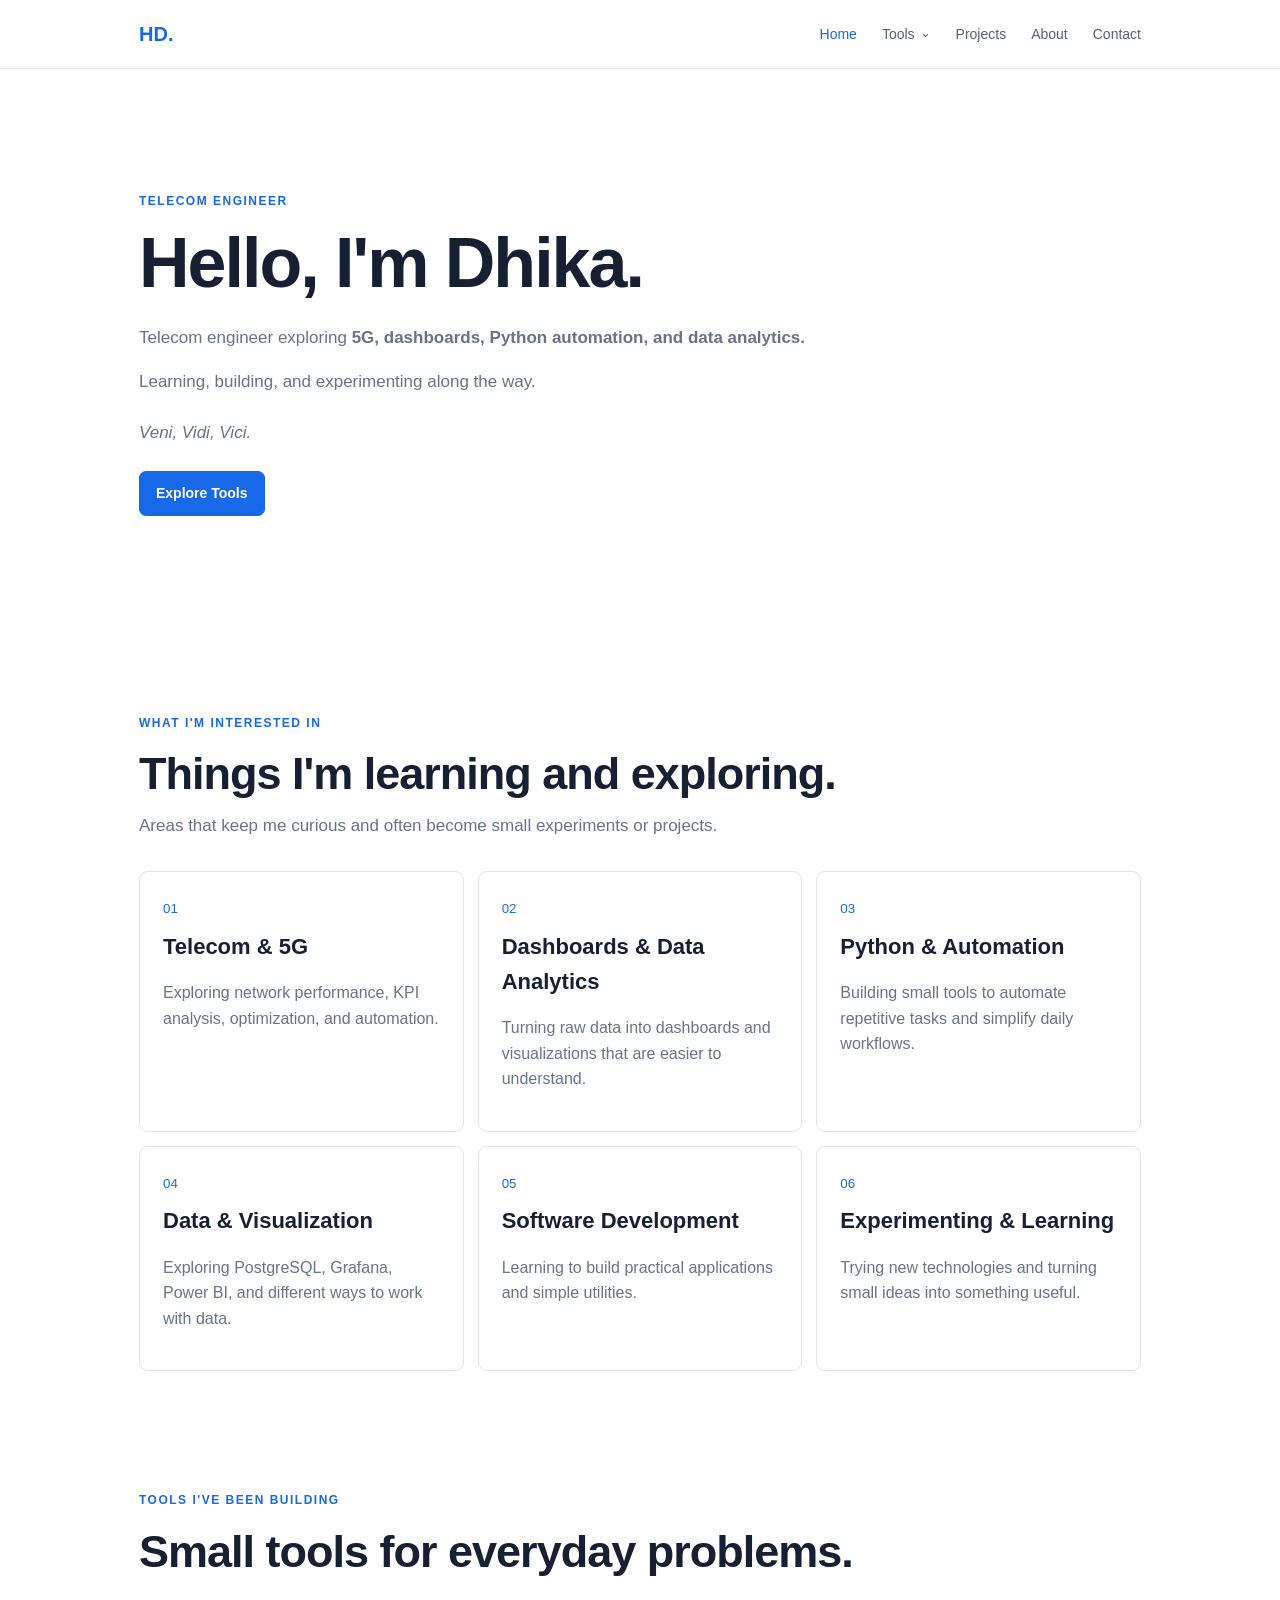
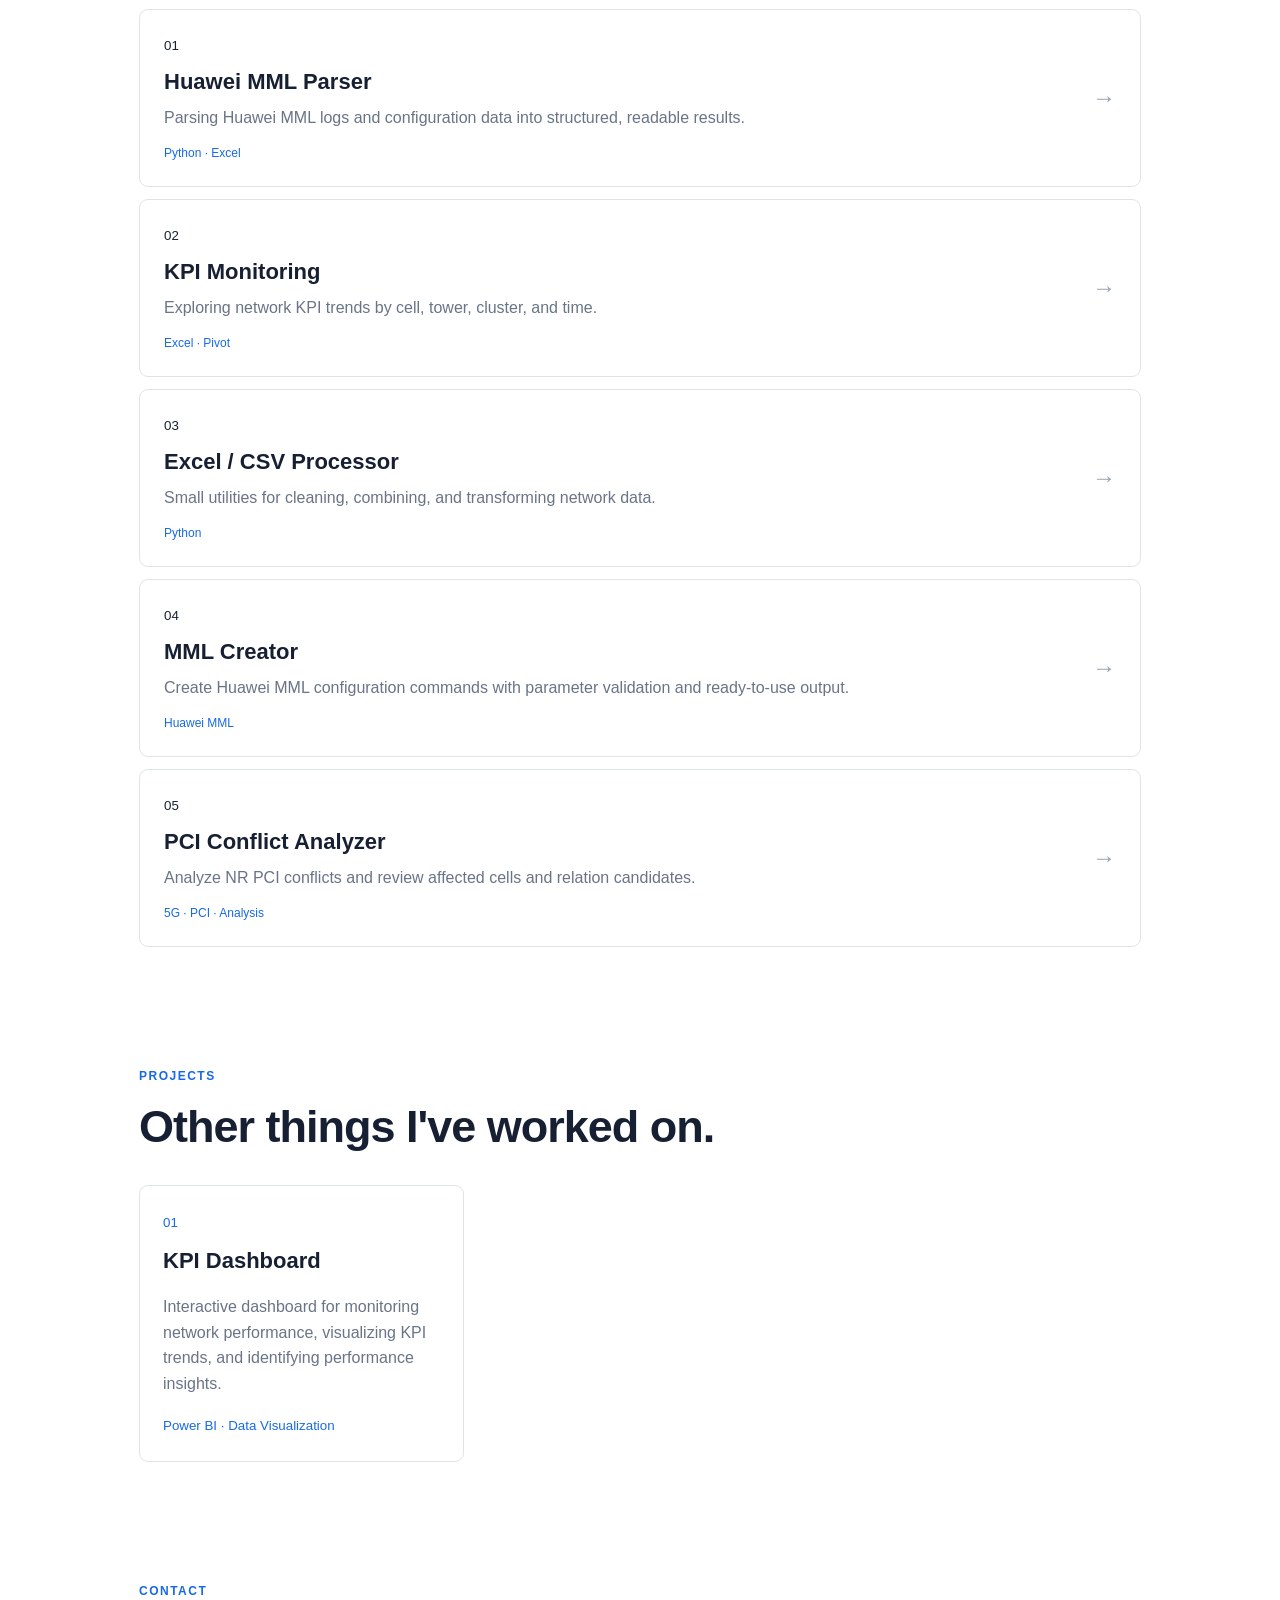
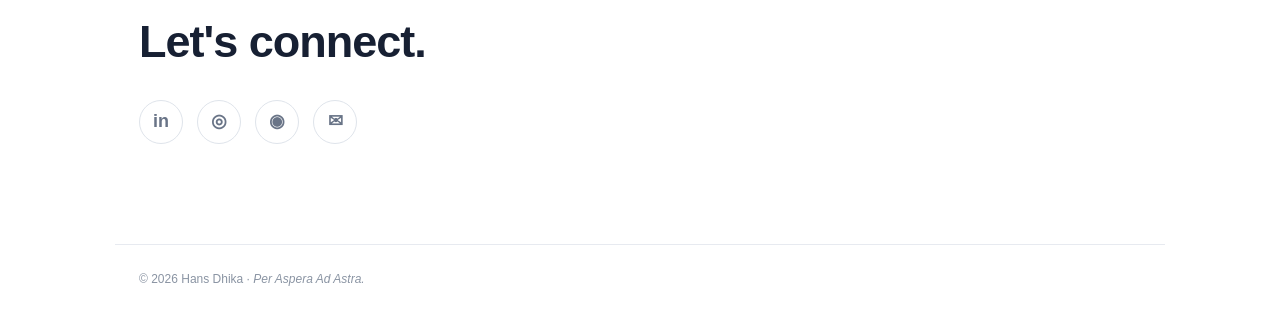
<file: index.html>
<!DOCTYPE html>
<html lang="en">
 <head>
  <meta charset="utf-8"/>
  <meta content="width=device-width, initial-scale=1.0" name="viewport"/>
  <meta content="Hans Dhika portfolio" name="description"/>
  <title>
   Portfolio | Hans Dhika
  </title>
  <link href="./style.css" rel="stylesheet"/>
 </head>
 <body>
  <header>
  <div class="container nav">
    <a class="logo" href="">HD.</a>
    <button aria-label="Open navigation" class="menu" id="menu">☰</button>
    <nav aria-label="Main navigation" id="nav">
      <a class="active" href="">Home</a>
      <div class="nav-tools">
      <button class="nav-tools-toggle" type="button" aria-expanded="false" aria-haspopup="true">
        Tools <span class="nav-chevron">⌄</span>
      </button>
      <div class="nav-tools-menu" role="menu">
        <a href="tools/" role="menuitem">All Tools</a>
        <a href="tools/kpi-monitoring/" role="menuitem">KPI Monitoring</a>
        <a href="tools/kpi-analytics.html" role="menuitem">KPI Analytics</a>
        <a href="tools/5g-report-automation.html" role="menuitem">5G Report Automation</a>
        <a href="tools/excel-csv-processor.html" role="menuitem">Excel / CSV Processor</a>
        <a href="tools/mml-parser/" role="menuitem">MML Parser</a>
        <a href="tools/mml-creator/" role="menuitem">MML Creator</a>
        <a href="tools/pci-conflict/" role="menuitem">PCI Conflict</a>
        <a href="tools/5G-Tilting-Simulator/" role="menuitem">5G Tilting Simulator</a>
      </div>
    </div>
      <a class="" href="projects/">Projects</a>
      <a class="" href="about/">About</a>
      <a class="" href="contact/">Contact</a>
    </nav>
  </div>
</header>
  <main>
   <section class="hero container">
    <div>
     <p class="label">
      TELECOM ENGINEER
     </p>
     <h1>
      Hello, I'm Dhika.
     </h1>
     <p class="intro">
      Telecom engineer exploring
      <strong>
       5G, dashboards, Python automation, and data analytics.
      </strong>
     </p>
     <p class="muted">
      Learning, building, and experimenting along the way.
     </p>
     <p class="muted motto">
      Veni, Vidi, Vici.
     </p>
     <div class="buttons">
      <a class="button primary" href="./tools/">
       Explore Tools
      </a>
     </div>
    </div>
   </section>
   <section class="container section">
    <div class="section-title">
     <p class="label">
      WHAT I'M INTERESTED IN
     </p>
     <h2>
      Things I'm learning and exploring.
     </h2>
     <p class="muted">
      Areas that keep me curious and often become small experiments or projects.
     </p>
    </div>
    <div class="grid">
     <article class="card">
      <small>
       01
      </small>
      <h3>
       Telecom &amp; 5G
      </h3>
      <p>
       Exploring network performance, KPI analysis, optimization, and automation.
      </p>
     </article>
     <article class="card">
      <small>
       02
      </small>
      <h3>
       Dashboards &amp; Data Analytics
      </h3>
      <p>
       Turning raw data into dashboards and visualizations that are easier to understand.
      </p>
     </article>
     <article class="card">
      <small>
       03
      </small>
      <h3>
       Python &amp; Automation
      </h3>
      <p>
       Building small tools to automate repetitive tasks and simplify daily workflows.
      </p>
     </article>
     <article class="card">
      <small>
       04
      </small>
      <h3>
       Data &amp; Visualization
      </h3>
      <p>
       Exploring PostgreSQL, Grafana, Power BI, and different ways to work with data.
      </p>
     </article>
     <article class="card">
      <small>
       05
      </small>
      <h3>
       Software Development
      </h3>
      <p>
       Learning to build practical applications and simple utilities.
      </p>
     </article>
     <article class="card">
      <small>
       06
      </small>
      <h3>
       Experimenting &amp; Learning
      </h3>
      <p>
       Trying new technologies and turning small ideas into something useful.
      </p>
     </article>
    </div>
   </section>
   <section class="container section">
    <div class="section-title">
     <p class="label">
      TOOLS I'VE BEEN BUILDING
     </p>
     <h2>
      Small tools for everyday problems.
     </h2>
    </div>
    <div class="tool-list">
     <a class="tool-card" href="./tools/mml-parser/">
      <div>
       <small>
        01
       </small>
       <h3>
        Huawei MML Parser
       </h3>
       <p>
        Parsing Huawei MML logs and configuration data into structured, readable results.
       </p>
       <span>
        Python &middot; Excel
       </span>
      </div>
      <b>
       &rarr;
      </b>
     </a>
     <a class="tool-card" href="./tools/kpi-monitoring/">
      <div>
       <small>
        02
       </small>
       <h3>
        KPI Monitoring
       </h3>
       <p>
        Exploring network KPI trends by cell, tower, cluster, and time.
       </p>
       <span>
        Excel &middot; Pivot
       </span>
      </div>
      <b>
       &rarr;
      </b>
     </a>
     <a class="tool-card" href="./tools/excel-csv-processor.html">
      <div>
       <small>
        03
       </small>
       <h3>
        Excel / CSV Processor
       </h3>
       <p>
        Small utilities for cleaning, combining, and transforming network data.
       </p>
       <span>
        Python
       </span>
      </div>
      <b>
       &rarr;
      </b>
     </a>
     <a class="tool-card" href="./tools/mml-creator/">
      <div>
       <small>
        04
       </small>
       <h3>
        MML Creator
       </h3>
       <p>
        Create Huawei MML configuration commands with parameter validation and ready-to-use output.
       </p>
       <span>
        Huawei MML
       </span>
      </div>
      <b>
       &rarr;
      </b>
     </a>
     <a class="tool-card" href="./tools/pci-conflict/">
      <div>
       <small>05</small>
       <h3>PCI Conflict Analyzer</h3>
       <p>Analyze NR PCI conflicts and review affected cells and relation candidates.</p>
       <span>5G &middot; PCI &middot; Analysis</span>
      </div>
      <b>&rarr;</b>
     </a>
    </div>
   </section>
   <section class="container section">
    <div class="section-title">
     <p class="label">
      PROJECTS
     </p>
     <h2>
      Other things I've worked on.
     </h2>
    </div>
    <div class="grid">
     <article class="card">
      <small>
       01
      </small>
      <h3>
       KPI Dashboard
      </h3>
      <p>
       Interactive dashboard for monitoring network performance, visualizing KPI trends, and identifying performance insights.
      </p>
      <small>
       Power BI &middot; Data Visualization
      </small>
     </article>
    </div>
   </section>
   <section class="container section contact">
    <div class="section-title">
     <p class="label">
      CONTACT
     </p>
     <h2>
      Let's connect.
     </h2>
    </div>
    <div class="icon-links">
     <a aria-label="LinkedIn" class="social linkedin" href="https://www.linkedin.com/" rel="noopener" target="_blank" title="LinkedIn">
      in
     </a>
     <a aria-label="Instagram" class="social instagram" href="https://www.instagram.com/" rel="noopener" target="_blank" title="Instagram">
      ◎
     </a>
     <a aria-label="WhatsApp" class="social whatsapp" href="https://wa.me/" rel="noopener" target="_blank" title="WhatsApp">
      ◉
     </a>
     <a aria-label="Email" class="social email" href="mailto:your@email.com" title="Email">
      ✉
     </a>
    </div>
   </section>
  </main>
  <footer>
   &copy;
   <span id="year">
   </span>
   Hans Dhika &middot;
   <em>
    Per Aspera Ad Astra.
   </em>
  </footer>
  <script src="./script.js">
  </script>
 </body>
</html>
</file>
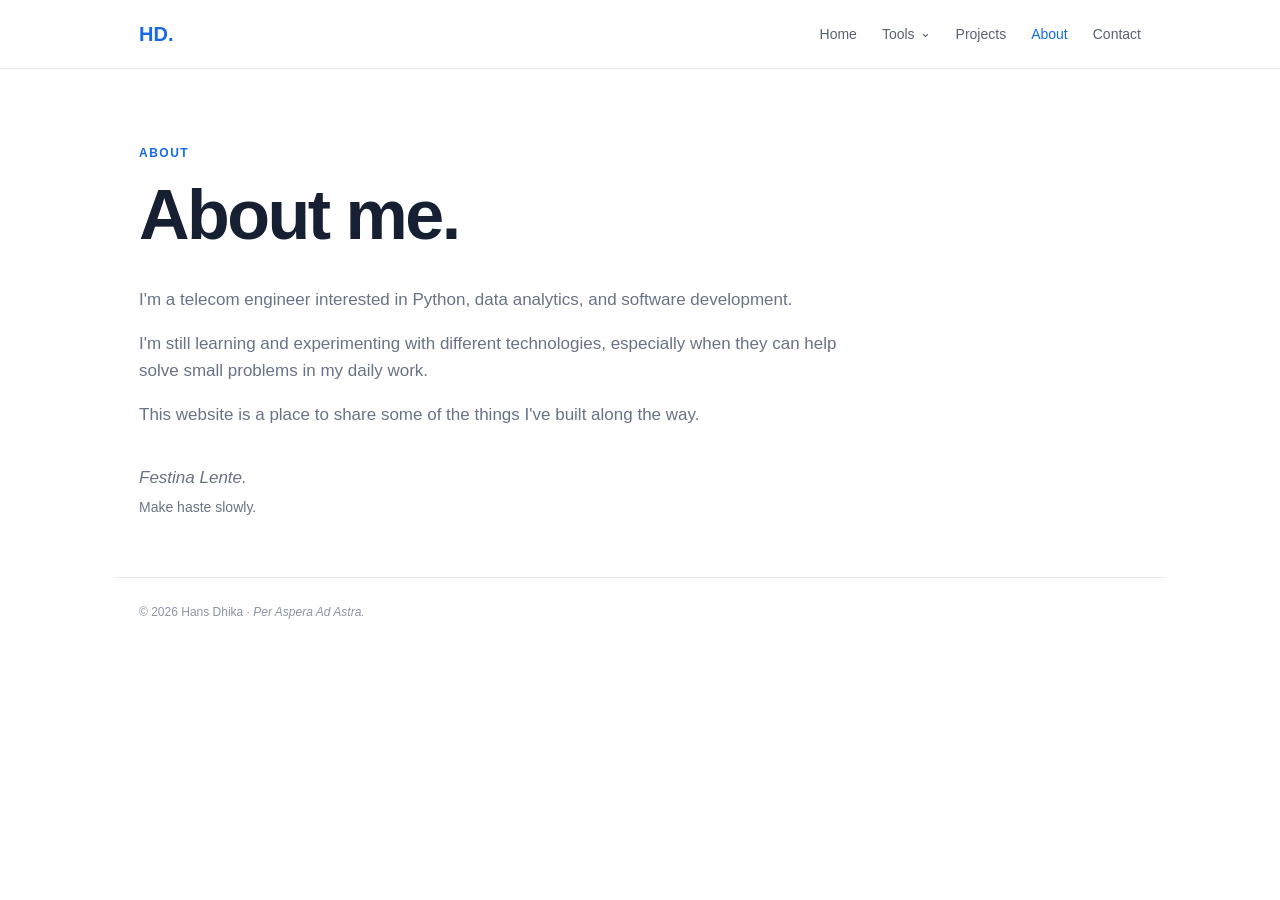
<file: about/index.html>
<!DOCTYPE html>
<html lang="en">
 <head>
  <meta charset="utf-8"/>
  <meta content="width=device-width, initial-scale=1.0" name="viewport"/>
  <meta content="Hans Dhika portfolio" name="description"/>
  <title>
   About | Hans Dhika
  </title>
  <link href="../style.css" rel="stylesheet"/>
 </head>
 <body>
  <header>
  <div class="container nav">
    <a class="logo" href="../">HD.</a>
    <button aria-label="Open navigation" class="menu" id="menu">☰</button>
    <nav aria-label="Main navigation" id="nav">
      <a class="" href="../">Home</a>
      <div class="nav-tools">
      <button class="nav-tools-toggle" type="button" aria-expanded="false" aria-haspopup="true">
        Tools <span class="nav-chevron">⌄</span>
      </button>
      <div class="nav-tools-menu" role="menu">
        <a href="../tools/" role="menuitem">All Tools</a>
        <a href="../tools/kpi-monitoring/" role="menuitem">KPI Monitoring</a>
        <a href="../tools/kpi-analytics.html" role="menuitem">KPI Analytics</a>
        <a href="../tools/5g-report-automation.html" role="menuitem">5G Report Automation</a>
        <a href="../tools/excel-csv-processor.html" role="menuitem">Excel / CSV Processor</a>
        <a href="../tools/mml-parser/" role="menuitem">MML Parser</a>
        <a href="../tools/mml-creator/" role="menuitem">MML Creator</a>
        <a href="../tools/pci-conflict/" role="menuitem">PCI Conflict</a>
        <a href="../tools/5G-Tilting-Simulator/" role="menuitem">5G Tilting Simulator</a>
      </div>
    </div>
      <a class="" href="../projects/">Projects</a>
      <a class="active" href="../about/">About</a>
      <a class="" href="../contact/">Contact</a>
    </nav>
  </div>
</header>
  <main class="container section">
   <div class="section-title">
    <p class="label">
     ABOUT
    </p>
    <h1>
     About me.
    </h1>
   </div>
   <p class="intro">
    I'm a telecom engineer interested in Python, data analytics, and software development.
   </p>
   <p class="intro">
    I'm still learning and experimenting with different technologies, especially when they can help solve small problems in my daily work.
   </p>
   <p class="intro">
    This website is a place to share some of the things I've built along the way.
   </p>
   <p class="muted" style="font-style:italic;margin-top:35px;">
    Festina Lente.
   </p>
   <p class="muted" style="font-size:14px;margin-top:-12px;">
    Make haste slowly.
   </p>
  </main>
  <footer>
   &copy;
   <span id="year">
   </span>
   Hans Dhika &middot;
   <em>
    Per Aspera Ad Astra.
   </em>
  </footer>
  <script src="../script.js">
  </script>
 </body>
</html>
</file>
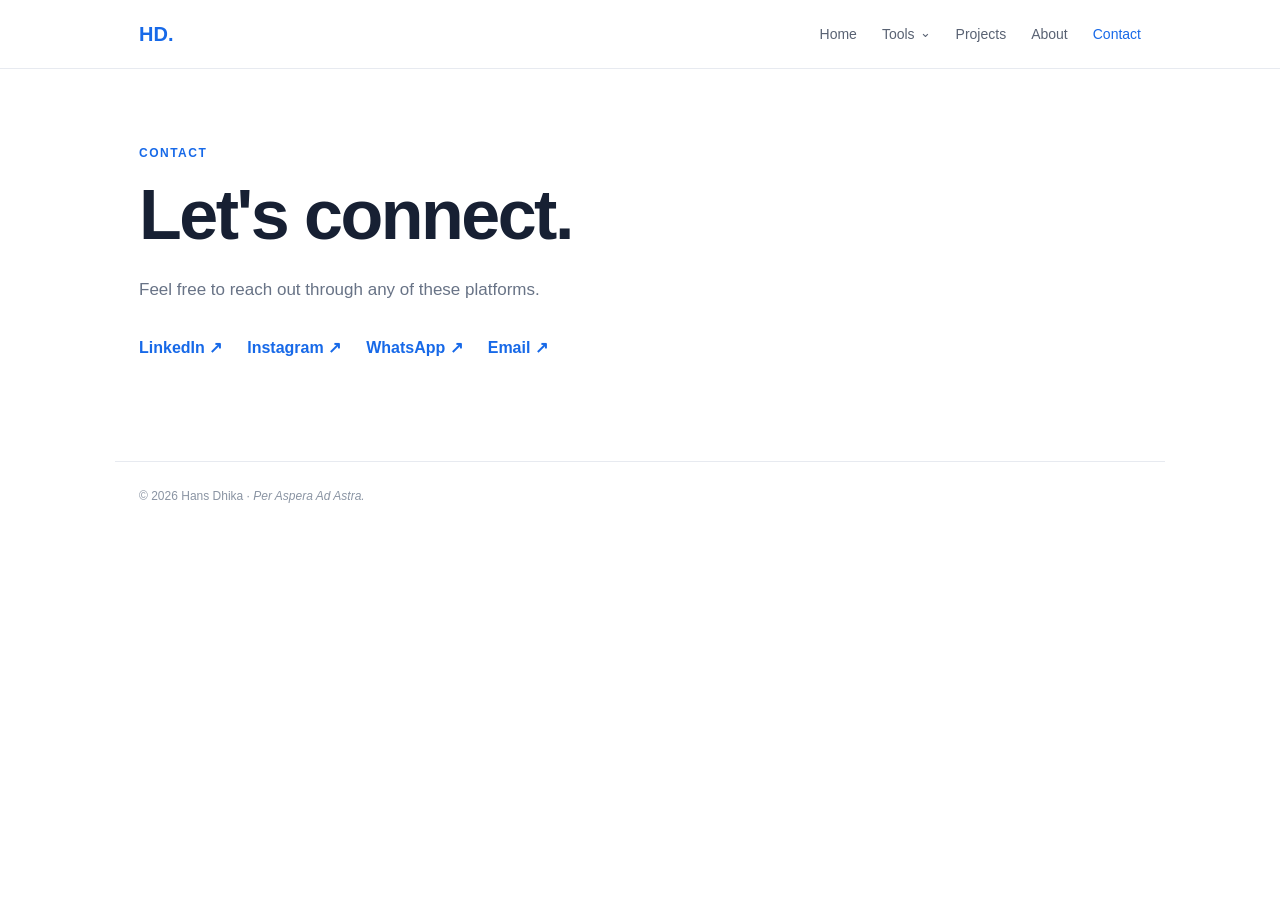
<file: contact/index.html>
<!DOCTYPE html>
<html lang="en">
 <head>
  <meta charset="utf-8"/>
  <meta content="width=device-width, initial-scale=1.0" name="viewport"/>
  <meta content="Hans Dhika portfolio" name="description"/>
  <title>
   Contact | Hans Dhika
  </title>
  <link href="../style.css" rel="stylesheet"/>
 </head>
 <body>
  <header>
  <div class="container nav">
    <a class="logo" href="../">HD.</a>
    <button aria-label="Open navigation" class="menu" id="menu">☰</button>
    <nav aria-label="Main navigation" id="nav">
      <a class="" href="../">Home</a>
      <div class="nav-tools">
      <button class="nav-tools-toggle" type="button" aria-expanded="false" aria-haspopup="true">
        Tools <span class="nav-chevron">⌄</span>
      </button>
      <div class="nav-tools-menu" role="menu">
        <a href="../tools/" role="menuitem">All Tools</a>
        <a href="../tools/kpi-monitoring/" role="menuitem">KPI Monitoring</a>
        <a href="../tools/kpi-analytics.html" role="menuitem">KPI Analytics</a>
        <a href="../tools/5g-report-automation.html" role="menuitem">5G Report Automation</a>
        <a href="../tools/excel-csv-processor.html" role="menuitem">Excel / CSV Processor</a>
        <a href="../tools/mml-parser/" role="menuitem">MML Parser</a>
        <a href="../tools/mml-creator/" role="menuitem">MML Creator</a>
        <a href="../tools/pci-conflict/" role="menuitem">PCI Conflict</a>
        <a href="../tools/5G-Tilting-Simulator/" role="menuitem">5G Tilting Simulator</a>
      </div>
    </div>
      <a class="" href="../projects/">Projects</a>
      <a class="" href="../about/">About</a>
      <a class="active" href="../contact/">Contact</a>
    </nav>
  </div>
</header>
  <main class="container section contact">
   <div class="section-title">
    <p class="label">
     CONTACT
    </p>
    <h1>
     Let's connect.
    </h1>
    <p class="muted">
     Feel free to reach out through any of these platforms.
    </p>
   </div>
   <div class="contact-links">
    <a href="https://www.linkedin.com/" rel="noopener" target="_blank">
     LinkedIn &nearrow;
    </a>
    <a href="https://www.instagram.com/" rel="noopener" target="_blank">
     Instagram &nearrow;
    </a>
    <a href="https://wa.me/" rel="noopener" target="_blank">
     WhatsApp &nearrow;
    </a>
    <a href="mailto:your@email.com">
     Email &nearrow;
    </a>
   </div>
  </main>
  <footer>
   &copy;
   <span id="year">
   </span>
   Hans Dhika &middot;
   <em>
    Per Aspera Ad Astra.
   </em>
  </footer>
  <script src="../script.js">
  </script>
 </body>
</html>
</file>
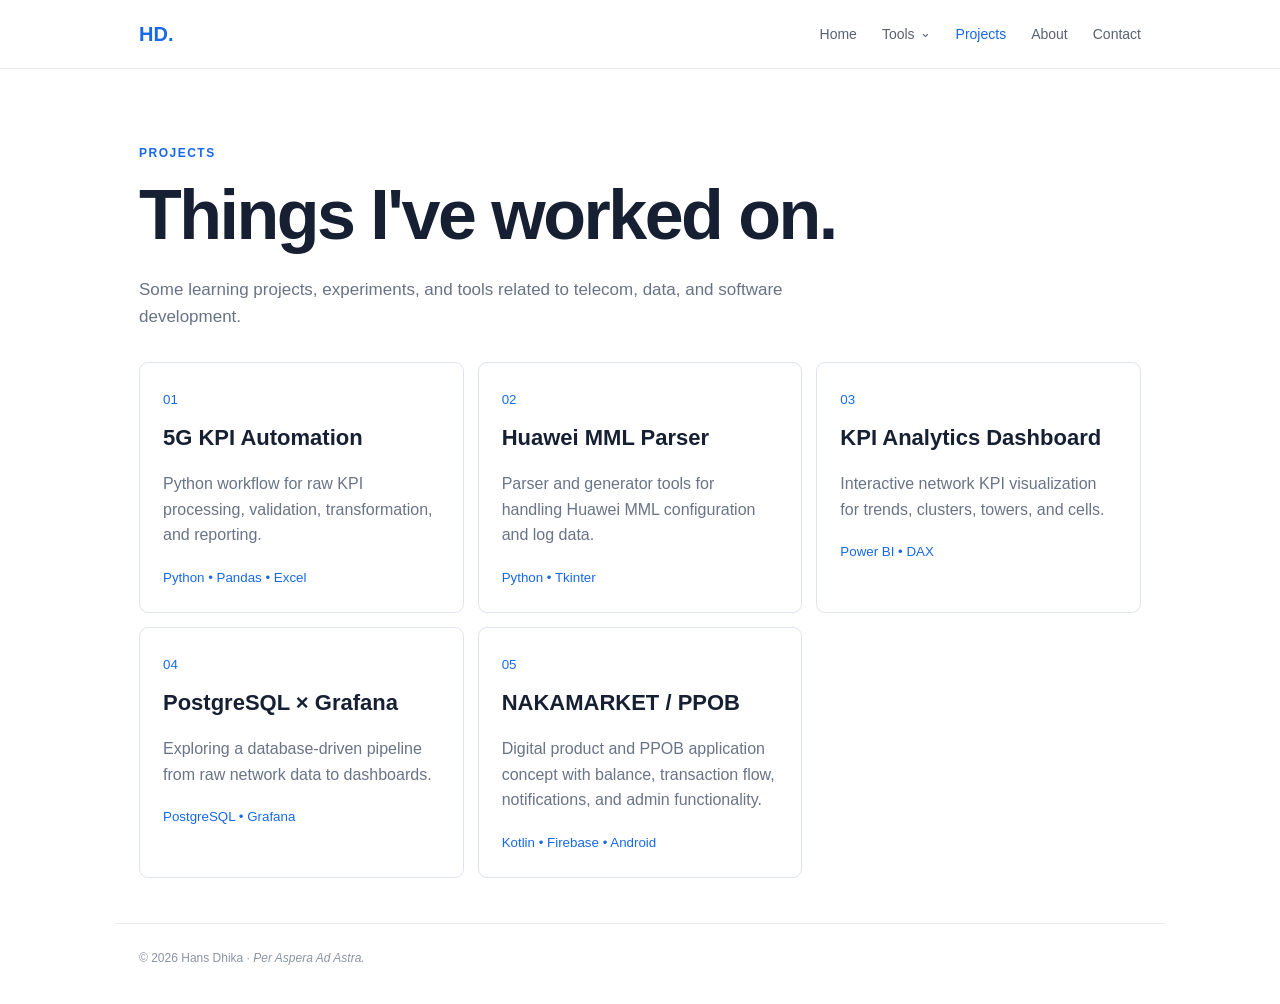
<file: projects/index.html>
<!DOCTYPE html>
<html lang="en">
 <head>
  <meta charset="utf-8"/>
  <meta content="width=device-width, initial-scale=1.0" name="viewport"/>
  <meta content="Hans Dhika portfolio" name="description"/>
  <title>
   Projects | Hans Dhika
  </title>
  <link href="../style.css" rel="stylesheet"/>
 </head>
 <body>
  <header>
  <div class="container nav">
    <a class="logo" href="../">HD.</a>
    <button aria-label="Open navigation" class="menu" id="menu">☰</button>
    <nav aria-label="Main navigation" id="nav">
      <a class="" href="../">Home</a>
      <div class="nav-tools">
      <button class="nav-tools-toggle" type="button" aria-expanded="false" aria-haspopup="true">
        Tools <span class="nav-chevron">⌄</span>
      </button>
      <div class="nav-tools-menu" role="menu">
        <a href="../tools/" role="menuitem">All Tools</a>
        <a href="../tools/kpi-monitoring/" role="menuitem">KPI Monitoring</a>
        <a href="../tools/kpi-analytics.html" role="menuitem">KPI Analytics</a>
        <a href="../tools/5g-report-automation.html" role="menuitem">5G Report Automation</a>
        <a href="../tools/excel-csv-processor.html" role="menuitem">Excel / CSV Processor</a>
        <a href="../tools/mml-parser/" role="menuitem">MML Parser</a>
        <a href="../tools/mml-creator/" role="menuitem">MML Creator</a>
        <a href="../tools/pci-conflict/" role="menuitem">PCI Conflict</a>
        <a href="../tools/5G-Tilting-Simulator/" role="menuitem">5G Tilting Simulator</a>
      </div>
    </div>
      <a class="active" href="../projects/">Projects</a>
      <a class="" href="../about/">About</a>
      <a class="" href="../contact/">Contact</a>
    </nav>
  </div>
</header>
  <main class="container section">
   <div class="section-title">
    <p class="label">
     PROJECTS
    </p>
    <h1>
     Things I've worked on.
    </h1>
    <p class="muted">
     Some learning projects, experiments, and tools related to telecom, data, and software development.
    </p>
   </div>
   <div class="grid">
    <article class="card">
     <small>
      01
     </small>
     <h3>
      5G KPI Automation
     </h3>
     <p>
      Python workflow for raw KPI processing, validation, transformation, and reporting.
     </p>
     <small>
      Python &bull; Pandas &bull; Excel
     </small>
    </article>
    <article class="card">
     <small>
      02
     </small>
     <h3>
      Huawei MML Parser
     </h3>
     <p>
      Parser and generator tools for handling Huawei MML configuration and log data.
     </p>
     <small>
      Python &bull; Tkinter
     </small>
    </article>
    <article class="card">
     <small>
      03
     </small>
     <h3>
      KPI Analytics Dashboard
     </h3>
     <p>
      Interactive network KPI visualization for trends, clusters, towers, and cells.
     </p>
     <small>
      Power BI &bull; DAX
     </small>
    </article>
    <article class="card">
     <small>
      04
     </small>
     <h3>
      PostgreSQL &times; Grafana
     </h3>
     <p>
      Exploring a database-driven pipeline from raw network data to dashboards.
     </p>
     <small>
      PostgreSQL &bull; Grafana
     </small>
    </article>
    <article class="card">
     <small>
      05
     </small>
     <h3>
      NAKAMARKET / PPOB
     </h3>
     <p>
      Digital product and PPOB application concept with balance, transaction flow, notifications, and admin functionality.
     </p>
     <small>
      Kotlin &bull; Firebase &bull; Android
     </small>
    </article>
   </div>
  </main>
  <footer>
   &copy;
   <span id="year">
   </span>
   Hans Dhika &middot;
   <em>
    Per Aspera Ad Astra.
   </em>
  </footer>
  <script src="../script.js">
  </script>
 </body>
</html>
</file>
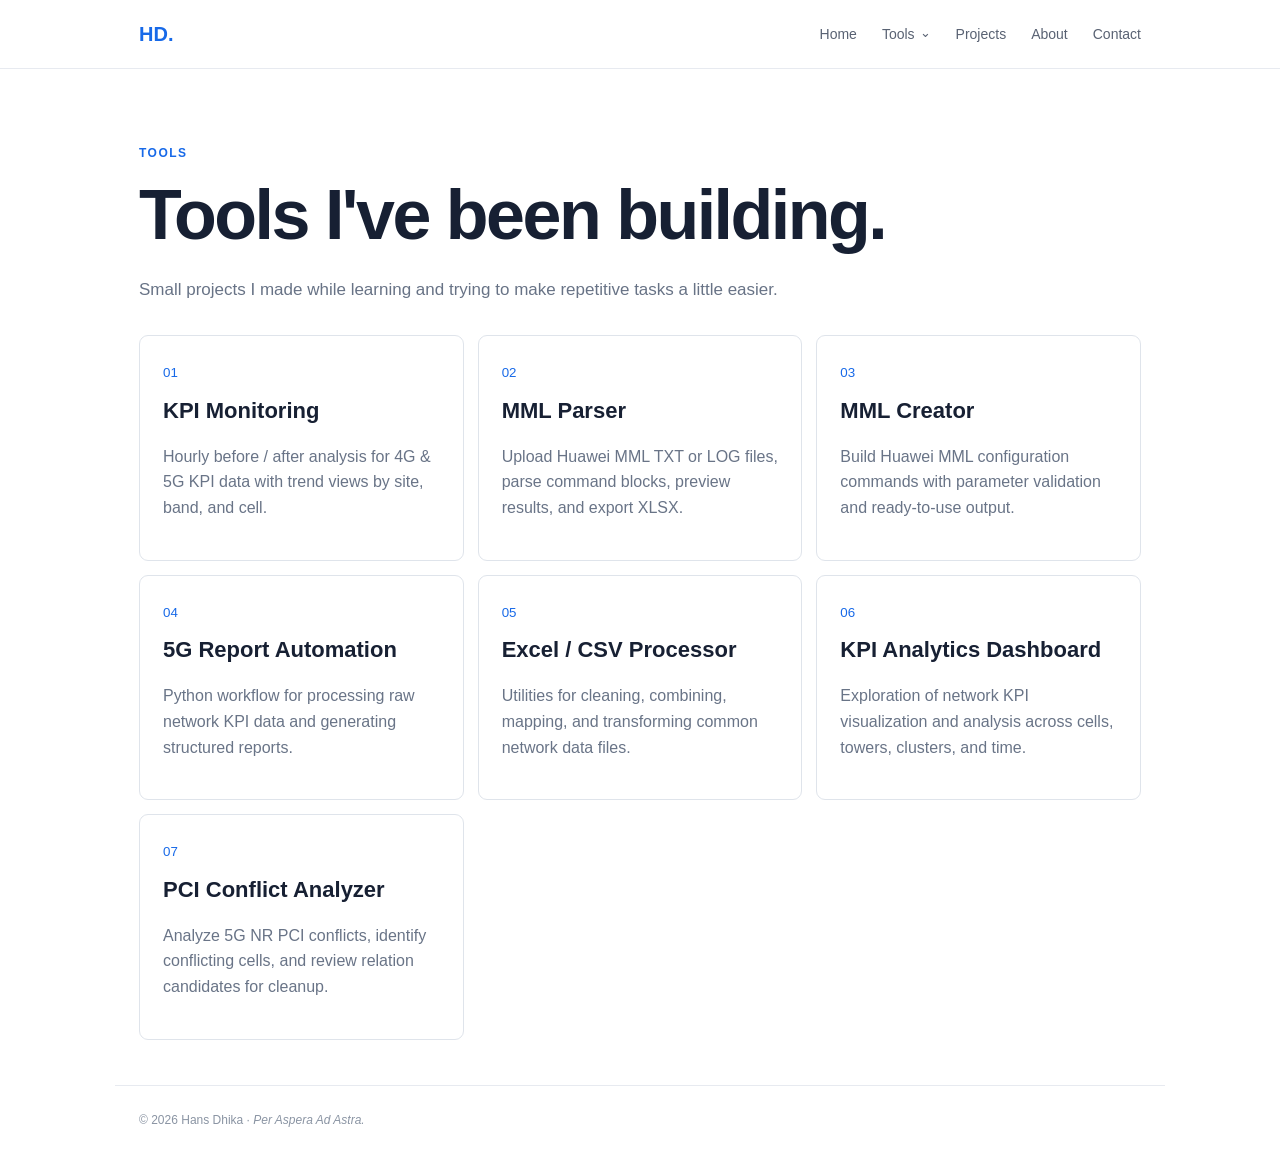
<file: tools/index.html>
<!DOCTYPE html>
<html lang="en">
 <head>
  <meta charset="utf-8"/>
  <meta content="width=device-width, initial-scale=1.0" name="viewport"/>
  <meta content="Hans Dhika portfolio" name="description"/>
  <title>
   Tools | Hans Dhika
  </title>
  <link href="../style.css" rel="stylesheet"/>
 </head>
 <body>
  <header>
  <div class="container nav">
    <a class="logo" href="../">HD.</a>
    <button aria-label="Open navigation" class="menu" id="menu">☰</button>
    <nav aria-label="Main navigation" id="nav">
      <a class="" href="../">Home</a>
      <div class="nav-tools">
      <button class="nav-tools-toggle" type="button" aria-expanded="false" aria-haspopup="true">
        Tools <span class="nav-chevron">⌄</span>
      </button>
      <div class="nav-tools-menu" role="menu">
        <a href="../tools/" role="menuitem">All Tools</a>
        <a href="../tools/kpi-monitoring/" role="menuitem">KPI Monitoring</a>
        <a href="../tools/kpi-analytics.html" role="menuitem">KPI Analytics</a>
        <a href="../tools/5g-report-automation.html" role="menuitem">5G Report Automation</a>
        <a href="../tools/excel-csv-processor.html" role="menuitem">Excel / CSV Processor</a>
        <a href="../tools/mml-parser/" role="menuitem">MML Parser</a>
        <a href="../tools/mml-creator/" role="menuitem">MML Creator</a>
        <a href="../tools/pci-conflict/" role="menuitem">PCI Conflict</a>
        <a href="../tools/5G-Tilting-Simulator/" role="menuitem">5G Tilting Simulator</a>
      </div>
    </div>
      <a class="" href="../projects/">Projects</a>
      <a class="" href="../about/">About</a>
      <a class="" href="../contact/">Contact</a>
    </nav>
  </div>
</header>
  <main class="container section">
   <div class="section-title">
    <p class="label">
     TOOLS
    </p>
    <h1>
     Tools I've been building.
    </h1>
    <p class="muted">
     Small projects I made while learning and trying to make repetitive tasks a little easier.
    </p>
   </div>
   <div class="grid">
    <a class="card" href="./kpi-monitoring/">
     <small>
      01
     </small>
     <h3>
      KPI Monitoring
     </h3>
     <p>
      Hourly before / after analysis for 4G &amp; 5G KPI data with trend views by site, band, and cell.
     </p>
    </a>
    <a class="card" href="./mml-parser/">
     <small>
      02
     </small>
     <h3>
      MML Parser
     </h3>
     <p>
      Upload Huawei MML TXT or LOG files, parse command blocks, preview results, and export XLSX.
     </p>
    </a>
    <a class="card" href="./mml-creator/">
     <small>
      03
     </small>
     <h3>
      MML Creator
     </h3>
     <p>
      Build Huawei MML configuration commands with parameter validation and ready-to-use output.
     </p>
    </a>
    <a class="card" href="./5g-report-automation.html">
     <small>
      04
     </small>
     <h3>
      5G Report Automation
     </h3>
     <p>
      Python workflow for processing raw network KPI data and generating structured reports.
     </p>
    </a>
    <a class="card" href="./excel-csv-processor.html">
     <small>
      05
     </small>
     <h3>
      Excel / CSV Processor
     </h3>
     <p>
      Utilities for cleaning, combining, mapping, and transforming common network data files.
     </p>
    </a>
    <a class="card" href="./kpi-analytics.html">
     <small>
      06
     </small>
     <h3>
      KPI Analytics Dashboard
     </h3>
     <p>
      Exploration of network KPI visualization and analysis across cells, towers, clusters, and time.
     </p>
    </a>
    <a class="card" href="./pci-conflict/">
     <small>07</small>
     <h3>PCI Conflict Analyzer</h3>
     <p>Analyze 5G NR PCI conflicts, identify conflicting cells, and review relation candidates for cleanup.</p>
    </a>
   </div>
  </main>
  <footer>
   &copy;
   <span id="year">
   </span>
   Hans Dhika &middot;
   <em>
    Per Aspera Ad Astra.
   </em>
  </footer>
  <script src="../script.js">
  </script>
 </body>
</html>
</file>
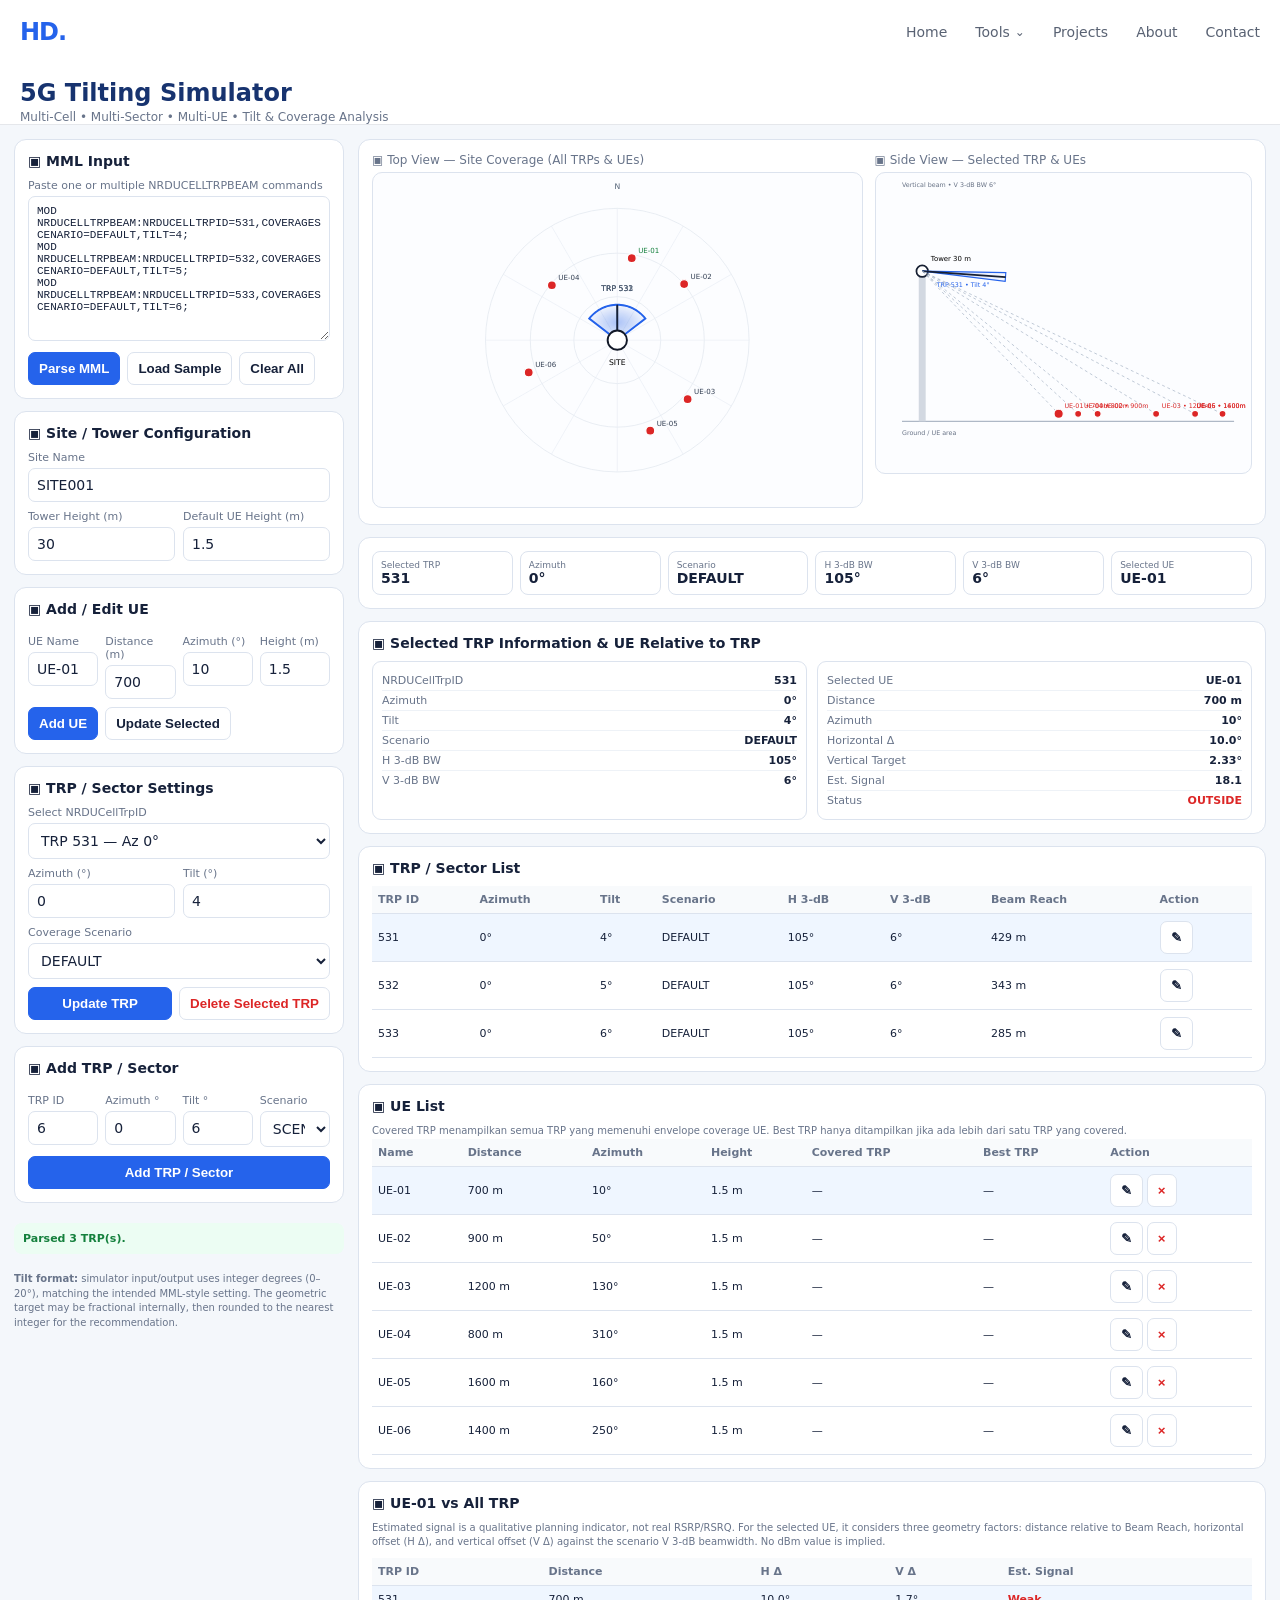
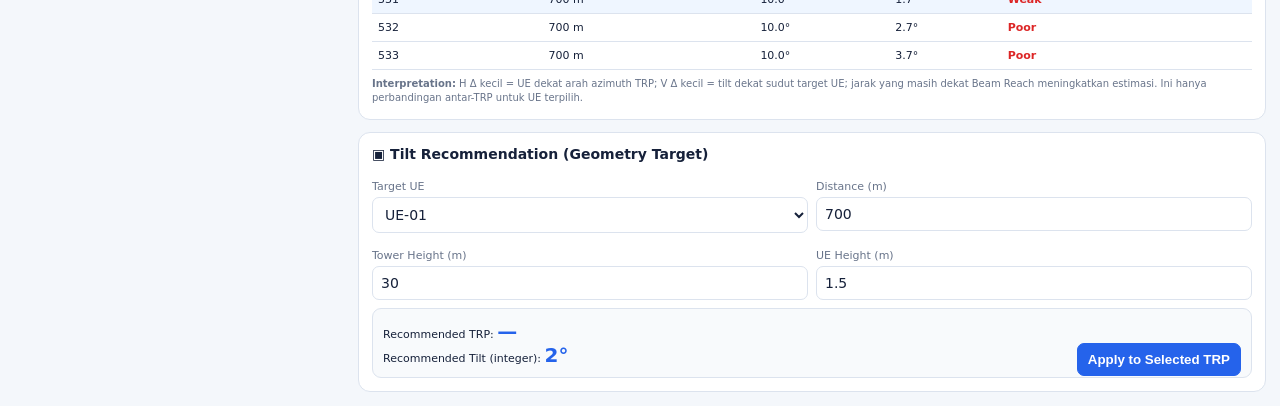
<file: tools/5G-Tilting-Simulator/index.html>
<!doctype html>
<html lang="en">
<head>
<meta charset="utf-8"><meta name="viewport" content="width=device-width,initial-scale=1">
<title>5G Tilting Simulator</title>
<style>
:root{--bg:#f4f7fb;--card:#fff;--text:#16213a;--muted:#68748a;--line:#dce3ee;--blue:#2563eb;--green:#15803d;--red:#dc2626;--amber:#b7791f}
*{box-sizing:border-box}body{margin:0;background:var(--bg);font:14px Inter,system-ui,-apple-system,Segoe UI,sans-serif;color:var(--text)}
header{background:#fff;border-bottom:1px solid var(--line);padding:16px 20px}header .wrap,main{max-width:1500px;margin:auto}h1{margin:0;font-size:24px;color:#17336f}header p{margin:3px 0 0;color:var(--muted);font-size:12px}
main{padding:14px}.layout{display:grid;grid-template-columns:330px 1fr;gap:14px}.left,.right{display:flex;flex-direction:column;gap:12px}.card{background:var(--card);border:1px solid var(--line);border-radius:12px;padding:13px}h2{font-size:14px;margin:0 0 10px}
label{display:block;font-size:11px;color:var(--muted);margin:8px 0 4px}input,select,textarea{width:100%;border:1px solid var(--line);border-radius:7px;padding:8px;background:#fff;color:var(--text);font:inherit}textarea{height:145px;font:11px ui-monospace,monospace;resize:vertical}
.row{display:grid;grid-template-columns:1fr 1fr;gap:8px}.row4{display:grid;grid-template-columns:1fr 1fr 1fr 1fr;gap:7px}.buttons{display:flex;gap:7px;flex-wrap:wrap;margin-top:8px}button{border:1px solid var(--line);background:#fff;border-radius:7px;padding:8px 10px;font-weight:650;color:var(--text);cursor:pointer}button.primary{background:var(--blue);color:#fff;border-color:var(--blue)}button.danger{color:var(--red)}
.views{display:grid;grid-template-columns:1.3fr 1fr;gap:12px}.viewtitle{font-size:12px;color:var(--muted);margin-bottom:5px}.svg{width:100%;background:#fcfdff;border:1px solid var(--line);border-radius:10px}
.stats{display:grid;grid-template-columns:repeat(6,1fr);gap:7px}.stat{border:1px solid var(--line);border-radius:8px;padding:8px}.stat small{display:block;color:var(--muted);font-size:9px}.stat b{font-size:14px}
.tablewrap{overflow:auto}.table{width:100%;border-collapse:collapse;font-size:11px}.table th,.table td{border-bottom:1px solid var(--line);padding:7px 6px;text-align:left;white-space:nowrap}.table th{background:#f8fafc;color:var(--muted);font-weight:650}.selectedrow{background:#eff6ff}.ok{color:var(--green);font-weight:700}.bad{color:var(--red);font-weight:700}
.info{display:grid;grid-template-columns:1fr 1fr;gap:10px}.kv{border:1px solid var(--line);border-radius:9px;padding:9px}.kv div{display:flex;justify-content:space-between;padding:3px 0;border-bottom:1px solid #eef2f7;font-size:11px}.kv div:last-child{border:0}.kv span{color:var(--muted)}
.status{padding:9px;border-radius:8px;background:#f1f5f9;font-size:11px;margin-top:8px}.status.ok{background:#ecfdf3;color:var(--green)}.status.bad{background:#fef2f2;color:var(--red)}
.note{font-size:10px;line-height:1.45;color:var(--muted)}.recommend{padding:10px;background:#f8fafc;border:1px solid var(--line);border-radius:9px;font-size:11px}.recommend strong{font-size:20px;color:var(--blue)}
@media(max-width:1100px){.layout{grid-template-columns:1fr}.views{grid-template-columns:1fr}}@media(max-width:700px){.stats{grid-template-columns:1fr 1fr 1fr}.row4{grid-template-columns:1fr 1fr}.info{grid-template-columns:1fr}}

/* Standard portfolio header for the simulator */
.site-header{background:#fff;border-bottom:1px solid #e5e7eb;padding:0 20px}
.site-header-inner{max-width:1500px;margin:auto;min-height:64px;display:flex;align-items:center;justify-content:space-between;gap:24px}
.site-logo{font-size:24px;font-weight:800;letter-spacing:-1px;color:#2563eb;text-decoration:none}
.site-nav{display:flex;align-items:center;gap:28px}
.site-nav>a,.site-tools-toggle{font:inherit;font-size:14px;color:#596273;text-decoration:none;background:transparent;border:0;padding:8px 0;cursor:pointer;font-weight:500}
.site-nav>a:hover,.site-tools-toggle:hover,.site-tools.open .site-tools-toggle{color:#2563eb}
.site-tools{position:relative}
.site-tools-toggle{display:flex;align-items:center;gap:5px}
.site-tools-toggle span{font-size:12px;line-height:1}
.site-tools-menu{position:absolute;right:-12px;top:calc(100% + 7px);min-width:225px;padding:7px;background:#fff;border:1px solid #e5e7eb;border-radius:10px;box-shadow:0 14px 30px rgba(15,23,42,.12);display:none;z-index:100}
.site-tools.open .site-tools-menu,.site-tools:focus-within .site-tools-menu{display:block}
.site-tools-menu a{display:block!important;padding:9px 11px;border-radius:7px;color:#596273!important;text-decoration:none;font-size:13px!important;white-space:nowrap}
.site-tools-menu a:hover,.site-tools-menu a.active{background:#f4f7fb;color:#2563eb!important}
.sim-title-wrap{max-width:1500px;margin:auto;padding:15px 0 0}
.sim-title-wrap h1{margin:0;font-size:24px;color:#17336f}
.sim-title-wrap p{margin:3px 0 0;color:#68748a;font-size:12px}
@media(max-width:700px){.site-header{padding:0 14px}.site-header-inner{min-height:58px;align-items:flex-start;padding:13px 0}.site-nav{gap:14px;flex-wrap:wrap;justify-content:flex-end}.site-nav>a{font-size:12px}.site-tools-menu{right:0}.sim-title-wrap{padding:10px 0 0}.sim-title-wrap h1{font-size:20px}}
</style>
</head>
<body>
<header class="site-header">
  <div class="site-header-inner">
    <a class="site-logo" href="/">HD.</a>
    <nav class="site-nav" aria-label="Main navigation">
      <a href="/">Home</a>
      <div class="site-tools">
        <button class="site-tools-toggle" type="button" aria-expanded="false" aria-haspopup="true">Tools <span>⌄</span></button>
        <div class="site-tools-menu" role="menu">
          <a href="/tools/" role="menuitem">All Tools</a>
          <a href="/tools/kpi-monitoring/" role="menuitem">KPI Monitoring</a>
          <a href="/tools/kpi-analytics.html" role="menuitem">KPI Analytics</a>
          <a href="/tools/5g-report-automation.html" role="menuitem">5G Report Automation</a>
          <a href="/tools/excel-csv-processor.html" role="menuitem">Excel / CSV Processor</a>
          <a href="/tools/mml-parser/" role="menuitem">MML Parser</a>
          <a href="/tools/mml-creator/" role="menuitem">MML Creator</a>
          <a class="active" href="/tools/5G-Tilting-Simulator/" role="menuitem">5G Tilting Simulator</a>
        </div>
      </div>
      <a href="/projects/">Projects</a>
      <a href="/about/">About</a>
      <a href="/contact/">Contact</a>
    </nav>
  </div>
  <div class="sim-title-wrap">
    <h1>5G Tilting Simulator</h1>
    <p>Multi-Cell • Multi-Sector • Multi-UE • Tilt & Coverage Analysis</p>
  </div>
</header>
<main><div class="layout">
<div class="left">
<section class="card"><h2>▣ MML Input</h2>
<label>Paste one or multiple NRDUCELLTRPBEAM commands</label>
<textarea id="mml">
MOD NRDUCELLTRPBEAM:NRDUCELLTRPID=531,COVERAGESCENARIO=DEFAULT,TILT=4;
MOD NRDUCELLTRPBEAM:NRDUCELLTRPID=532,COVERAGESCENARIO=DEFAULT,TILT=5;
MOD NRDUCELLTRPBEAM:NRDUCELLTRPID=533,COVERAGESCENARIO=DEFAULT,TILT=6;</textarea>
<div class="buttons"><button class="primary" id="parse">Parse MML</button><button id="sample">Load Sample</button><button id="clear">Clear All</button></div>
</section>

<section class="card"><h2>▣ Site / Tower Configuration</h2>
<label>Site Name</label><input id="site" value="SITE001">
<div class="row"><div><label>Tower Height (m)</label><input id="tower" type="number" min="5" max="300" value="30"></div><div><label>Default UE Height (m)</label><input id="defueh" type="number" min="0" max="100" value="1.5"></div></div>
</section>

<section class="card"><h2>▣ Add / Edit UE</h2>
<div class="row4"><div><label>UE Name</label><input id="uname" value="UE-01"></div><div><label>Distance (m)</label><input id="udist" type="number" min="10" value="700"></div><div><label>Azimuth (°)</label><input id="uaz" type="number" min="-360" max="360" value="10"></div><div><label>Height (m)</label><input id="ueh" type="number" min="0" value="1.5"></div></div>
<div class="buttons"><button class="primary" id="addue">Add UE</button><button id="updateue" disabled>Update Selected</button></div>
</section>

<section class="card"><h2>▣ TRP / Sector Settings</h2>
<label>Select NRDUCellTrpID</label><select id="trpsel"></select>
<div class="row"><div><label>Azimuth (°)</label><input id="trpaz" type="number"></div><div><label>Tilt (°)</label><input id="trptilt" type="number" step="1" min="0" max="20"></div></div>
<label>Coverage Scenario</label><select id="trpsc"></select>
<div class="buttons">
<button class="primary" id="updatetrp" style="flex:1">Update TRP</button>
<button class="danger" id="deltrp">Delete Selected TRP</button>
</div>
</section>

<section class="card"><h2>▣ Add TRP / Sector</h2>
<div class="row4">
<div><label>TRP ID</label><input id="newtrpid" value="6"></div>
<div><label>Azimuth °</label><input id="newtrpaz" type="number" value="0"></div>
<div><label>Tilt °</label><input id="newtrptilt" type="number" step=".1" value="6"></div>
<div><label>Scenario</label><select id="newtrpsc"></select></div>
</div>
<button class="primary" id="addtrp" style="width:100%;margin-top:9px">Add TRP / Sector</button>
</section>

<div class="status" id="status">Ready.</div><div class="note" style="margin-top:6px"><b>Tilt format:</b> simulator input/output uses integer degrees (0–20°), matching the intended MML-style setting. The geometric target may be fractional internally, then rounded to the nearest integer for the recommendation.</div>
</div>

<div class="right">
<section class="card"><div class="views">
<div><div class="viewtitle">▣ Top View — Site Coverage (All TRPs & UEs)</div><svg id="top" class="svg" viewBox="0 0 760 520"></svg></div>
<div><div class="viewtitle">▣ Side View — Selected TRP & UEs</div><svg id="side" class="svg" viewBox="0 0 650 520"></svg></div>
</div></section>

<section class="card"><div class="stats">
<div class="stat"><small>Selected TRP</small><b id="sid">0</b></div><div class="stat"><small>Azimuth</small><b id="saz">0°</b></div><div class="stat"><small>Scenario</small><b id="ssc">—</b></div><div class="stat"><small>H 3-dB BW</small><b id="sh">—</b></div><div class="stat"><small>V 3-dB BW</small><b id="sv">—</b></div><div class="stat"><small>Selected UE</small><b id="sue">—</b></div>
</div></section>

<section class="card"><h2>▣ Selected TRP Information & UE Relative to TRP</h2><div class="info">
<div class="kv" id="trpinfo"></div><div class="kv" id="ueinfo"></div>
</div></section>

<section class="card"><h2>▣ TRP / Sector List</h2><div class="tablewrap"><table class="table"><thead><tr><th>TRP ID</th><th>Azimuth</th><th>Tilt</th><th>Scenario</th><th>H 3-dB</th><th>V 3-dB</th><th>Beam Reach</th><th>Action</th></tr></thead><tbody id="trptable"></tbody></table></div></section>

<section class="card"><h2>▣ UE List</h2><div class="note">Covered TRP menampilkan semua TRP yang memenuhi envelope coverage UE. Best TRP hanya ditampilkan jika ada lebih dari satu TRP yang covered.</div><div class="tablewrap"><table class="table"><thead><tr><th>Name</th><th>Distance</th><th>Azimuth</th><th>Height</th><th>Covered TRP</th><th>Best TRP</th><th>Action</th></tr></thead><tbody id="uet"></tbody></table></div></section>

<section class="card"><h2>▣ <span id="signalTitle">UE-01 vs All TRP</span></h2>
<div class="note">Estimated signal is a qualitative planning indicator, not real RSRP/RSRQ. For the selected UE, it considers three geometry factors: distance relative to Beam Reach, horizontal offset (H Δ), and vertical offset (V Δ) against the scenario V 3-dB beamwidth. No dBm value is implied.</div>
<div class="tablewrap" style="margin-top:8px"><table class="table"><thead><tr><th>TRP ID</th><th>Distance</th><th>H Δ</th><th>V Δ</th><th>Est. Signal</th></tr></thead><tbody id="signalTable"></tbody></table></div><div class="note" style="margin-top:7px"><b>Interpretation:</b> H Δ kecil = UE dekat arah azimuth TRP; V Δ kecil = tilt dekat sudut target UE; jarak yang masih dekat Beam Reach meningkatkan estimasi. Ini hanya perbandingan antar-TRP untuk UE terpilih.</div>
</section>

<section class="card"><h2>▣ Tilt Recommendation (Geometry Target)</h2><div class="row">
<div><label>Target UE</label><select id="targetue"></select></div><div><label>Distance (m)</label><input id="rdist" readonly></div><div><label>Tower Height (m)</label><input id="rheight" readonly></div><div><label>UE Height (m)</label><input id="rueh" readonly></div></div>
<div class="recommend" style="margin-top:8px">Recommended TRP: <strong id="rectrp">—</strong><br>
Recommended Tilt (integer): <strong id="rec">—</strong>
<button class="primary" id="apply" style="float:right">Apply to Selected TRP</button></div>
</section>
</div></div></main>
<script>
const $=id=>document.getElementById(id), n=(x,d)=>Number.isFinite(parseFloat(x))?parseFloat(x):d;
const presets={DEFAULT:[105,6],SCENARIO_1:[110,6],SCENARIO_2:[90,6],SCENARIO_3:[65,6],SCENARIO_4:[45,6],SCENARIO_5:[25,6],SCENARIO_6:[110,12],SCENARIO_7:[90,12],SCENARIO_8:[65,12],SCENARIO_9:[45,12],SCENARIO_10:[25,12],SCENARIO_11:[15,12],SCENARIO_12:[110,25],SCENARIO_13:[90,25],SCENARIO_14:[65,25],SCENARIO_15:[45,25],SCENARIO_16:[25,25],CUSTOMIZED_BEAM_SCENARIO:[65,6]};
let trps=[],ues=[],selTRP=0,selUE=0;
const scenarios=Object.keys(presets);
function parseMML(){let chunks=$('mml').value.split(/(?=MOD\s+NRDUCELLTRPBEAM)/i),a=[];chunks.forEach((s,i)=>{if(!/NRDUCELLTRPBEAM/i.test(s))return;let get=(names,d)=>{for(let k of names){let r=new RegExp(k+'\\s*=\\s*([A-Za-z0-9_.+-]+)','i').exec(s);if(r)return r[1]}return d};a.push({id:get(['NRDUCELLTRPID','NRDUCELLTRPBEAMID'],String(i)),az:n(get(['BEAMAZIMUTH','AZIMUTH'],'0'),0),tilt:Math.round(Math.abs(n(get(['BEAMELEVATION','ELEVATION','TILT'],'6'),6))),sc:(get(['COVERAGESCENARIO','COVERAGE_SCENARIO'],'SCENARIO_3')).toUpperCase()})});if(!a.length){setStatus('No NRDUCELLTRPBEAM found.',false);return}trps=a;selTRP=0;render();setStatus('Parsed '+a.length+' TRP(s).',true)}
function setStatus(t,ok){$('status').textContent=t;$('status').className='status '+(ok?'ok':'bad')}
function refreshControls(){if(!trps.length)return;let t=trps[selTRP];$('trpsel').innerHTML=trps.map((x,i)=>`<option value="${i}">TRP ${x.id} — Az ${x.az}°</option>`).join('');$('trpsel').value=selTRP;$('trpaz').value=t.az;$('trptilt').value=t.tilt;$('trpsc').innerHTML=scenarios.map(x=>`<option>${x}</option>`).join('');$('trpsc').value=scenarios.includes(t.sc)?t.sc:'SCENARIO_3'}
function addUE(){let name=$('uname').value.trim()||`UE-${ues.length+1}`,u={name,d:n($('udist').value,700),az:n($('uaz').value,0),h:n($('ueh').value,n($('defueh').value,1.5))};ues.push(u);selUE=ues.length-1;render();setStatus(name+' added.',true)}
function editUE(i){selUE=i;let u=ues[i];$('uname').value=u.name;$('udist').value=u.d;$('uaz').value=u.az;$('ueh').value=u.h;$('updateue').disabled=false;render()}
function updateUE(){if(!ues[selUE])return;ues[selUE]={name:$('uname').value.trim()||ues[selUE].name,d:n($('udist').value,700),az:n($('uaz').value,0),h:n($('ueh').value,1.5)};render()}
function delUE(i){ues.splice(i,1);selUE=Math.max(0,Math.min(selUE,ues.length-1));render()}
function editTRP(i){selTRP=i;refreshControls();render()}
function addTRP(){
 let id=$('newtrpid').value.trim()||String(trps.length);
 if(trps.some(t=>String(t.id)===String(id))){setStatus('TRP ID '+id+' already exists.',false);return}
 trps.push({id,az:n($('newtrpaz').value,0),tilt:Math.round(Math.max(0,Math.min(20,n($('newtrptilt').value,6)))),sc:$('newtrpsc').value||'SCENARIO_3'});
 selTRP=trps.length-1;refreshControls();render();setStatus('TRP '+id+' added.',true);
 $('newtrpid').value=String(Number(id)+1||trps.length);
}
function deleteTRP(){
 if(!trps.length)return;
 const id=trps[selTRP].id;
 if(!confirm('Delete NRDUCellTrpID '+id+'?'))return;
 trps.splice(selTRP,1);
 if(trps.length){selTRP=Math.min(selTRP,trps.length-1);refreshControls();render();setStatus('TRP '+id+' deleted.',true)}
 else {selTRP=0;$('trpsel').innerHTML='';$('trptable').innerHTML='';$('top').innerHTML='';$('side').innerHTML='';setStatus('All TRPs deleted.',true)}
}
function updateTRP(){let t=trps[selTRP];if(!t)return;t.az=n($('trpaz').value,0);t.tilt=Math.round(Math.max(0,Math.min(20,n($('trptilt').value,6))));t.sc=$('trpsc').value;render();setStatus('TRP '+t.id+' updated.',true)}
function beamReach(t){
 let H=n($('tower').value,30),tilt=Math.max(.1,t.tilt);
 return H/Math.tan(tilt*Math.PI/180);
}
function verticalTarget(u){
 let H=n($('tower').value,30),D=Math.max(1,u.d),U=Math.max(0,u.h);
 return Math.atan2(Math.max(.1,H-U),D)*180/Math.PI;
}
function trpSignal(t,u){
 let [h,v]=presets[t.sc]||[65,6], hd=angleDiff(u.az,t.az);
 let vt=verticalTarget(u), vd=Math.abs(vt-t.tilt), reach=beamReach(t);
 let distScore=100/(1+Math.pow(u.d/Math.max(reach,1),1.15));
 let hScore=Math.max(0,1-hd/Math.max(h/2,1));
 let vScore=Math.max(0,1-vd/Math.max(v/2,1));
 let score=distScore*(0.25+0.75*hScore)*(0.25+0.75*vScore);
 let covered=hd<=h/2 && vd<=v/2 && u.d<=reach*1.15;
 return {score,hd,vd,vt,covered};
}
function candidatesForUE(u){
 return trps.map((t,i)=>({i,t,...trpSignal(t,u)})).sort((a,b)=>b.score-a.score);
}
function bestTRP(u){
 let c=candidatesForUE(u).filter(x=>x.covered);
 return c.length?c[0].i:null;
}
function angleDiff(a,b){return Math.abs(((a-b+540)%360)-180)}
function bestTRP(u){if(!trps.length)return null;let best=null;trps.forEach((t,i)=>{let [h]=presets[t.sc]||[65,6],d=angleDiff(u.az,t.az);let inside=d<=h/2&&u.d<=beamReach(t)*1.35;if(inside){let score=d+(u.d/Math.max(beamReach(t),1))*10;if(!best||score<best.score)best={i,score}}});return best?best.i:null}

function render(){
 if(!trps.length)return;refreshControls();drawTop();drawSide();renderTRPTable();renderUETable();renderInfo();renderRec();
}
function renderTRPTable(){let tb=$('trptable');tb.innerHTML=trps.map((t,i)=>{let [h,v]=presets[t.sc]||[65,6];return `<tr class="${i===selTRP?'selectedrow':''}"><td>${t.id}</td><td>${t.az}°</td><td>${t.tilt}°</td><td>${t.sc}</td><td>${h}°</td><td>${v}°</td><td>${Math.round(beamReach(t))} m</td><td><button onclick="editTRP(${i})">✎</button></td></tr>`}).join('')}
function renderUETable(){
 let tb=$('uet');
 tb.innerHTML=ues.map((u,i)=>{
   let candidates=candidatesForUE(u);
   let covered=candidates.filter(x=>x.covered);
   let coveredText=covered.length?covered.map(x=>`TRP ${x.t.id}`).join(', '):'—';
   let bestText=covered.length>1?`TRP ${covered[0].t.id}`:'—';
   return `<tr class="${i===selUE?'selectedrow':''}">
   <td>${u.name}</td><td>${u.d} m</td><td>${u.az}°</td><td>${u.h} m</td>
   <td>${coveredText}</td><td>${bestText}</td>
   <td><button onclick="editUE(${i})">✎</button> <button class="danger" onclick="delUE(${i})">×</button></td></tr>`;
 }).join('');
 $('targetue').innerHTML=ues.map((u,i)=>`<option value="${i}">${u.name}</option>`).join('');
 if(ues.length)$('targetue').value=selUE;
}
function renderInfo(){let t=trps[selTRP],[h,v]=presets[t.sc]||[65,6],u=ues[selUE];$('sid').textContent=t.id;$('saz').textContent=t.az+'°';$('ssc').textContent=t.sc;$('sh').textContent=h+'°';$('sv').textContent=v+'°';$('sue').textContent=u?u.name:'—';$('trpinfo').innerHTML=`<div><span>NRDUCellTrpID</span><b>${t.id}</b></div><div><span>Azimuth</span><b>${t.az}°</b></div><div><span>Tilt</span><b>${t.tilt}°</b></div><div><span>Scenario</span><b>${t.sc}</b></div><div><span>H 3-dB BW</span><b>${h}°</b></div><div><span>V 3-dB BW</span><b>${v}°</b></div>`;if(u){let d=angleDiff(u.az,t.az),target=verticalTarget(u),sig=trpSignal(t,u);$('ueinfo').innerHTML=`<div><span>Selected UE</span><b>${u.name}</b></div><div><span>Distance</span><b>${u.d} m</b></div><div><span>Azimuth</span><b>${u.az}°</b></div><div><span>Horizontal Δ</span><b>${d.toFixed(1)}°</b></div><div><span>Vertical Target</span><b>${target.toFixed(2)}°</b></div><div><span>Est. Signal</span><b>${sig.score.toFixed(1)}</b></div><div><span>Status</span><b class="${sig.covered?'ok':'bad'}">${sig.covered?'COVERED':'OUTSIDE'}</b></div>`}else $('ueinfo').innerHTML='<div><span>No UE</span><b>—</b></div>'}
function renderRec(){
 if(!ues.length){$('rec').textContent='—';$('rectrp').textContent='—';return}
 let u=ues[selUE],list=candidatesForUE(u),covered=list.filter(x=>x.covered),best=covered[0]||null,r=verticalTarget(u);
 $('signalTitle').textContent=`${u.name} vs All TRP`;
 $('rdist').value=u.d;$('rheight').value=n($('tower').value,30);$('rueh').value=u.h;
 $('rec').textContent=Math.round(r)+'°';
 $('rectrp').textContent=best?`TRP ${best.t.id}`:'—';
 renderSignalTable(u,list);
}
function signalLabel(score){
 if(score>=75)return 'Excellent';
 if(score>=55)return 'Good';
 if(score>=35)return 'Fair';
 if(score>=15)return 'Weak';
 if(score>=5)return 'Poor';
 return 'Out of Beam';
}
function signalClass(score){
 let l=signalLabel(score);
 return l==='Excellent'||l==='Good'?'ok':(l==='Weak'||l==='Poor'||l==='Out of Beam'?'bad':'');
}
function renderSignalTable(u,list){
 $('signalTable').innerHTML=list.map(x=>`<tr class="${x.i===selTRP?'selectedrow':''}">
 <td>${x.t.id}</td><td>${u.d} m</td><td>${x.hd.toFixed(1)}°</td><td>${x.vd.toFixed(1)}°</td>
 <td class="${signalClass(x.score)}"><b>${signalLabel(x.score)}</b></td></tr>`).join('')||'<tr><td colspan="5">No TRP</td></tr>';
}
function drawTop(){let svg=$('top'),cx=380,cy=260,R=205,rad=a=>a*Math.PI/180,o=`<defs><radialGradient id="g"><stop offset="0" stop-color="#2563eb" stop-opacity=".20"/><stop offset="1" stop-color="#2563eb" stop-opacity=".02"/></radialGradient></defs>`;for(let r of [R,R*.66,R*.33])o+=`<circle cx="${cx}" cy="${cy}" r="${r}" fill="none" stroke="#dfe4ec"/>`;for(let a=0;a<360;a+=30){let q=rad(a);o+=`<line x1="${cx}" y1="${cy}" x2="${cx+R*Math.sin(q)}" y2="${cy-R*Math.cos(q)}" stroke="#e8edf4"/>`}trps.forEach((t,i)=>{let [h]=presets[t.sc]||[65,6],rr=Math.min(R,Math.max(55,beamReach(t)/2000*R)),half=h/2,pts=[[cx,cy]];for(let a=-half;a<=half;a+=Math.max(1,half/18)){let q=rad(t.az+a),x=cx+rr*Math.sin(q),y=cy-rr*Math.cos(q);pts.push([x,y])}pts.push([cx,cy]);o+=`<polygon points="${pts.map(p=>p.join(',')).join(' ')}" fill="url(#g)" stroke="#2563eb" stroke-width="${i===selTRP?3:1.5}" opacity="${i===selTRP?1:.55}"/>`;let q=rad(t.az);o+=`<line x1="${cx}" y1="${cy}" x2="${cx+rr*Math.sin(q)}" y2="${cy-rr*Math.cos(q)}" stroke="#172033" stroke-width="${i===selTRP?3:1.5}"/><text x="${cx+(rr+22)*Math.sin(q)}" y="${cy-(rr+22)*Math.cos(q)}" text-anchor="middle" font-size="12" fill="#526176">TRP ${t.id}</text>`});ues.forEach((u,i)=>{let rr=Math.min(R,25+Math.log10(Math.max(10,u.d)/10)/3*170),q=rad(u.az),x=cx+rr*Math.sin(q),y=cy-rr*Math.cos(q),covered=bestTRP(u)!==null;o+=`<circle cx="${x}" cy="${y}" r="7" fill="${covered?'#15803d':'#dc2626'}" stroke="white" stroke-width="2"/><text x="${x+10}" y="${y-8}" font-size="11" fill="${i===selUE?'#15803d':'#344054'}">${u.name}</text>`});o+=`<circle cx="${cx}" cy="${cy}" r="15" fill="white" stroke="#111827" stroke-width="3"/><text x="${cx}" y="${cy+38}" text-anchor="middle" font-size="12">SITE</text><text x="${cx}" y="25" text-anchor="middle" font-size="12" fill="#526176">N</text>`;svg.innerHTML=o}
function drawSide(){let svg=$('side'),t=trps[selTRP],[h,v]=presets[t.sc]||[65,6],H=n($('tower').value,30),maxD=Math.max(1000,...ues.map(u=>u.d)),L=540,base=430,top=80,yScale=260/Math.max(H,30),ys=base-H*yScale,rad=a=>a*Math.PI/180,reach=Math.min(L,Math.max(80,beamReach(t)/maxD*L));let a1=rad(Math.max(-8,t.tilt-v/2)),a2=rad(Math.min(80,t.tilt+v/2)),p1=[80+reach*Math.cos(a1),ys+reach*Math.sin(a1)],p2=[80+reach*Math.cos(a2),ys+reach*Math.sin(a2)],bc=[80+reach*Math.cos(rad(t.tilt)),ys+reach*Math.sin(rad(t.tilt))],o=`<defs><linearGradient id="vb" x1="0" x2="1"><stop offset="0" stop-color="#2563eb" stop-opacity=".25"/><stop offset="1" stop-color="#2563eb" stop-opacity=".03"/></linearGradient></defs><line x1="45" y1="${base}" x2="620" y2="${base}" stroke="#aeb8c6" stroke-width="2"/><rect x="74" y="${ys}" width="12" height="${base-ys}" fill="#d2d8e1"/><circle cx="80" cy="${ys}" r="10" fill="white" stroke="#172033" stroke-width="3"/><polygon points="80,${ys} ${p1[0]},${p1[1]} ${p2[0]},${p2[1]}" fill="url(#vb)" stroke="#2563eb" stroke-width="2"/><line x1="80" y1="${ys}" x2="${bc[0]}" y2="${bc[1]}" stroke="#172033" stroke-width="3"/><text x="95" y="${ys-18}" font-size="12">Tower ${H} m</text><text x="105" y="${ys+28}" font-size="11" fill="#2563eb">TRP ${t.id} • Tilt ${t.tilt}°</text>`;ues.forEach((u,i)=>{let x=80+Math.min(L-20,u.d/maxD*L),yh=base-u.h*yScale,b=bestTRP(u),active=b===selTRP,covered=active; o+=`<line x1="80" y1="${ys}" x2="${x}" y2="${yh}" stroke="#94a3b8" stroke-dasharray="5 5"/><circle cx="${x}" cy="${yh}" r="${i===selUE?8:6}" fill="${covered?'#15803d':'#dc2626'}" stroke="white" stroke-width="2"/><text x="${Math.min(x+10,555)}" y="${Math.max(yh-10,35)}" font-size="11" fill="${covered?'#15803d':'#dc2626'}">${u.name} • ${u.d}m</text>`});o+=`<text x="45" y="${base+24}" font-size="11" fill="#687386">Ground / UE area</text><text x="45" y="25" font-size="11" fill="#687386">Vertical beam • V 3-dB BW ${v}°</text>`;svg.innerHTML=o}
$('parse').onclick=parseMML;$('sample').onclick=()=>{$('mml').value=`MOD NRDUCELLTRPBEAM:NRDUCELLTRPID=531,COVERAGESCENARIO=DEFAULT,TILT=4;
MOD NRDUCELLTRPBEAM:NRDUCELLTRPID=532,COVERAGESCENARIO=DEFAULT,TILT=5;
MOD NRDUCELLTRPBEAM:NRDUCELLTRPID=533,COVERAGESCENARIO=DEFAULT,TILT=6;`;parseMML()};
$('clear').onclick=()=>{trps=[];ues=[];$('trptable').innerHTML='';$('uet').innerHTML='';$('top').innerHTML='';$('side').innerHTML='';setStatus('Cleared.',true)};
$('addue').onclick=addUE;$('updateue').onclick=updateUE;$('trpsel').onchange=e=>{selTRP=+e.target.value;refreshControls();render()};$('updatetrp').onclick=updateTRP;$('targetue').onchange=e=>{selUE=+e.target.value;render()};$('apply').onclick=()=>{if(ues[selUE]&&trps.length){let best=candidatesForUE(ues[selUE])[0];selTRP=best.i;refreshControls();$('trptilt').value=Math.round(verticalTarget(ues[selUE]));updateTRP()}};
['tower','defueh'].forEach(id=>$(id).oninput=render);
$('newtrpsc').innerHTML=scenarios.map(x=>`<option>${x}</option>`).join('');
$('newtrpsc').value='SCENARIO_3';
$('addtrp').onclick=addTRP;
$('deltrp').onclick=deleteTRP;
parseMML();
ues=[{name:'UE-01',d:700,az:10,h:1.5},{name:'UE-02',d:900,az:50,h:1.5},{name:'UE-03',d:1200,az:130,h:1.5},{name:'UE-04',d:800,az:310,h:1.5},{name:'UE-05',d:1600,az:160,h:1.5},{name:'UE-06',d:1400,az:250,h:1.5}];selUE=0;render();
</script>

<script>
(() => {
  const tools=document.querySelector('.site-tools');
  const toggle=document.querySelector('.site-tools-toggle');
  if(!tools||!toggle)return;
  toggle.addEventListener('click',e=>{e.stopPropagation();const open=tools.classList.toggle('open');toggle.setAttribute('aria-expanded',String(open));});
  document.addEventListener('click',e=>{if(!tools.contains(e.target)){tools.classList.remove('open');toggle.setAttribute('aria-expanded','false');}});
})();
</script>
</body></html>
</file>
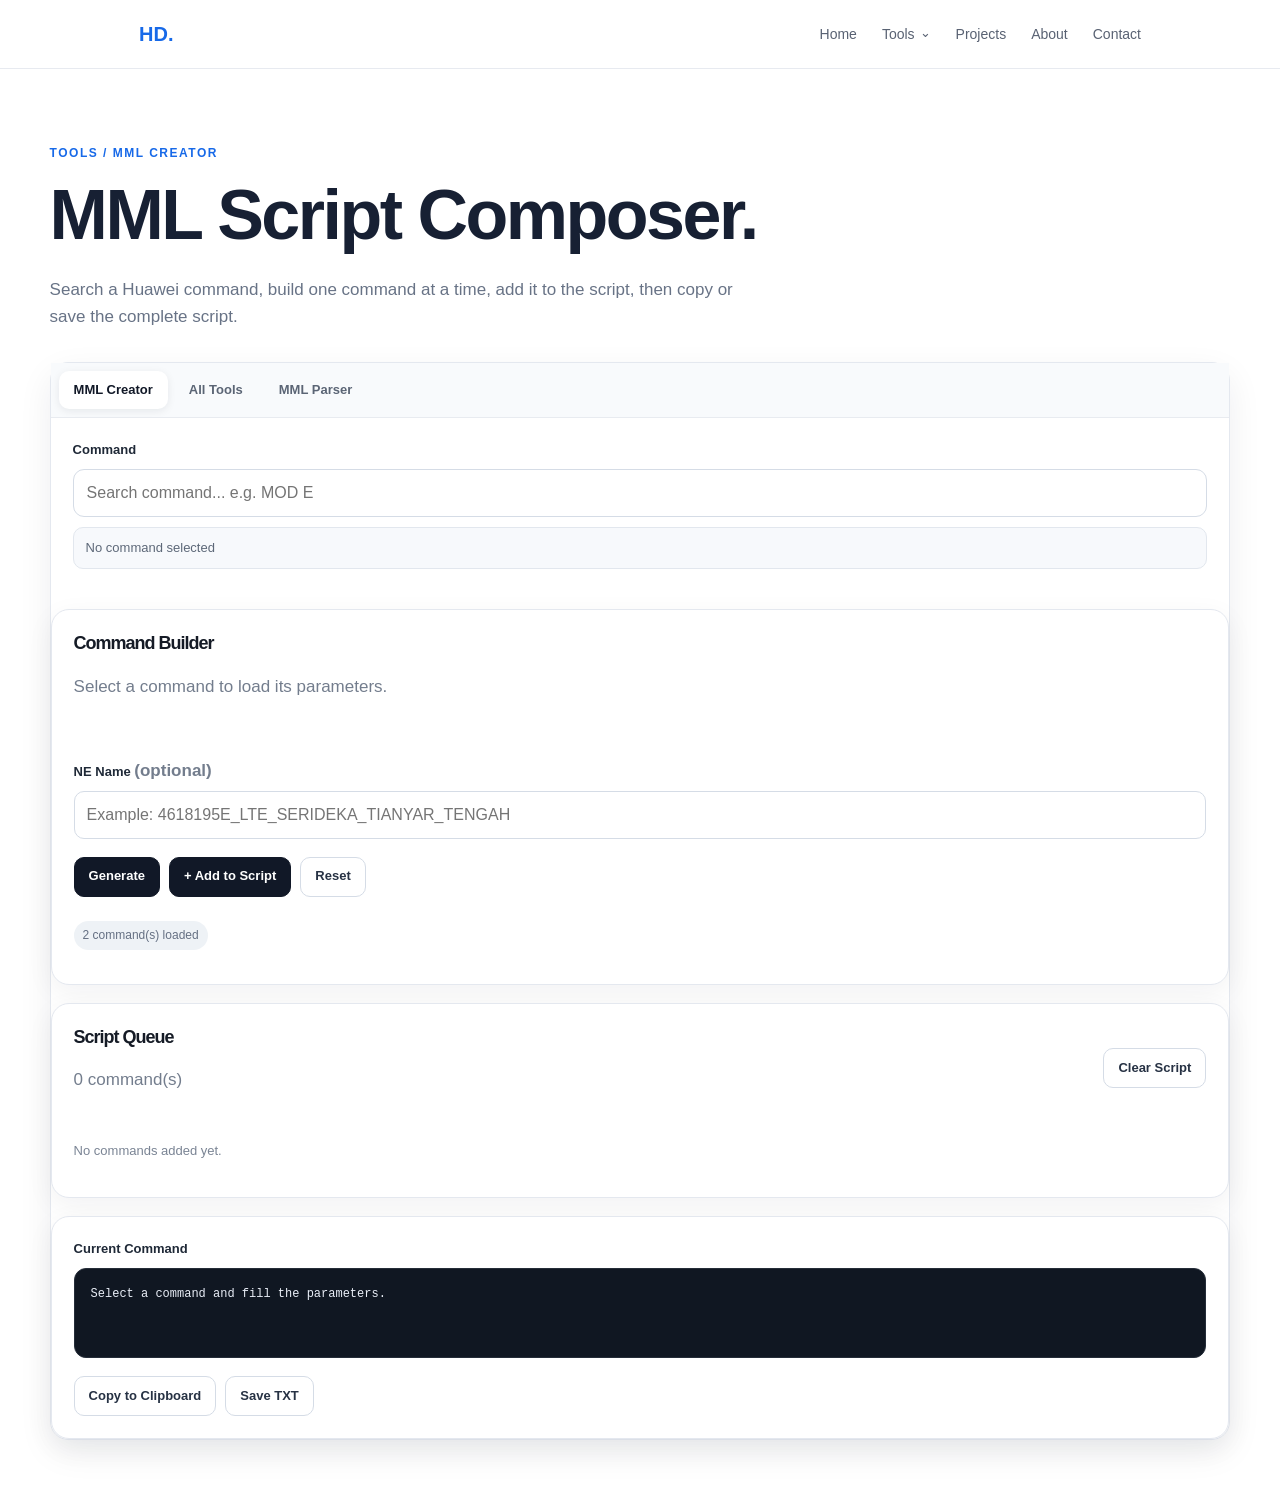
<file: tools/mml-creator/index.html>
<!DOCTYPE html>
<html lang="en">
 <head>
  <meta charset="utf-8"/>
  <meta content="width=device-width, initial-scale=1.0" name="viewport"/>
  <title>
   MML Creator | Hans Dhika
  </title>
  <link href="../../style.css" rel="stylesheet"/>
  <link href="style.css" rel="stylesheet"/>
  <meta content="Hans Dhika portfolio and tools" name="description"/>
 </head>
 <body>
  <header>
  <div class="container nav">
    <a class="logo" href="../../">HD.</a>
    <button aria-label="Open navigation" class="menu" id="menu">☰</button>
    <nav aria-label="Main navigation" id="nav">
      <a class="" href="../../">Home</a>
      <div class="nav-tools">
      <button class="nav-tools-toggle" type="button" aria-expanded="false" aria-haspopup="true">
        Tools <span class="nav-chevron">⌄</span>
      </button>
      <div class="nav-tools-menu" role="menu">
        <a href="../../tools/" role="menuitem">All Tools</a>
        <a href="../../tools/kpi-monitoring/" role="menuitem">KPI Monitoring</a>
        <a href="../../tools/kpi-analytics.html" role="menuitem">KPI Analytics</a>
        <a href="../../tools/5g-report-automation.html" role="menuitem">5G Report Automation</a>
        <a href="../../tools/excel-csv-processor.html" role="menuitem">Excel / CSV Processor</a>
        <a href="../../tools/mml-parser/" role="menuitem">MML Parser</a>
        <a href="../../tools/mml-creator/" role="menuitem">MML Creator</a>
        <a href="../../tools/pci-conflict/" role="menuitem">PCI Conflict</a>
        <a href="../../tools/5G-Tilting-Simulator/" role="menuitem">5G Tilting Simulator</a>
      </div>
    </div>
      <a class="" href="../../projects/">Projects</a>
      <a class="" href="../../about/">About</a>
      <a class="" href="../../contact/">Contact</a>
    </nav>
  </div>
</header>
  <main class="container section">
   <div class="section-title">
    <p class="label">
     TOOLS / MML CREATOR
    </p>
    <h1>
     MML Script Composer.
    </h1>
    <p class="muted">
     Search a Huawei command, build one command at a time, add it to the script, then copy or save the complete script.
    </p>
   </div>
   <div class="tool-box">
    <div class="tool-tabs">
     <a class="active" href="./">
      MML Creator
     </a>
     <a href="../">
      All Tools
     </a>
     <a href="../mml-parser/">
      MML Parser
     </a>
    </div>
    <div class="tool-panel">
     <label for="commandSearch">
      Command
     </label>
     <div class="command-search">
      <input autocomplete="off" id="commandSearch" placeholder="Search command... e.g. MOD E" type="search"/>
      <div class="command-results" id="commandResults">
      </div>
     </div>
     <div class="selected-command" id="selectedCommand">
      No command selected
     </div>
    </div>
    <section class="card">
     <div class="section-heading">
      <div>
       <h2>
        Command Builder
       </h2>
       <p class="muted" id="commandDescription">
        Select a command to load its parameters.
       </p>
      </div>
     </div>
     <form id="form">
     </form>
     <div class="field remark-field">
      <label for="remark">
       NE Name
       <span class="muted">
        (optional)
       </span>
      </label>
      <input id="remark" placeholder="Example: 4618195E_LTE_SERIDEKA_TIANYAR_TENGAH" type="text"/>
     </div>
     <div class="actions">
      <button id="generate" type="button">
       Generate
      </button>
      <button id="addToScript" type="button">
       + Add to Script
      </button>
      <button id="reset" type="button">
       Reset
      </button>
     </div>
     <div class="errors" id="errors">
     </div>
     <div class="status" id="status">
      Ready
     </div>
    </section>
    <section class="card">
     <div class="section-heading">
      <div>
       <h2>
        Script Queue
       </h2>
       <p class="muted">
        <span id="scriptCount">
         0
        </span>
        command(s)
       </p>
      </div>
      <button id="clearScript" type="button">
       Clear Script
      </button>
     </div>
     <div class="script-list" id="scriptList">
      <div class="script-empty">
       No commands added yet.
      </div>
     </div>
    </section>
    <section class="card">
     <label for="output">
      Current Command
     </label>
     <pre class="output" id="output">Select a command and fill the parameters.</pre>
     <div class="actions">
      <button id="copy" type="button">
       Copy to Clipboard
      </button>
      <button id="save" type="button">
       Save TXT
      </button>
     </div>
    </section>
   </div>
  </main>
  <script src="app.js?v=36">
  </script>
 </body>
</html>
</file>
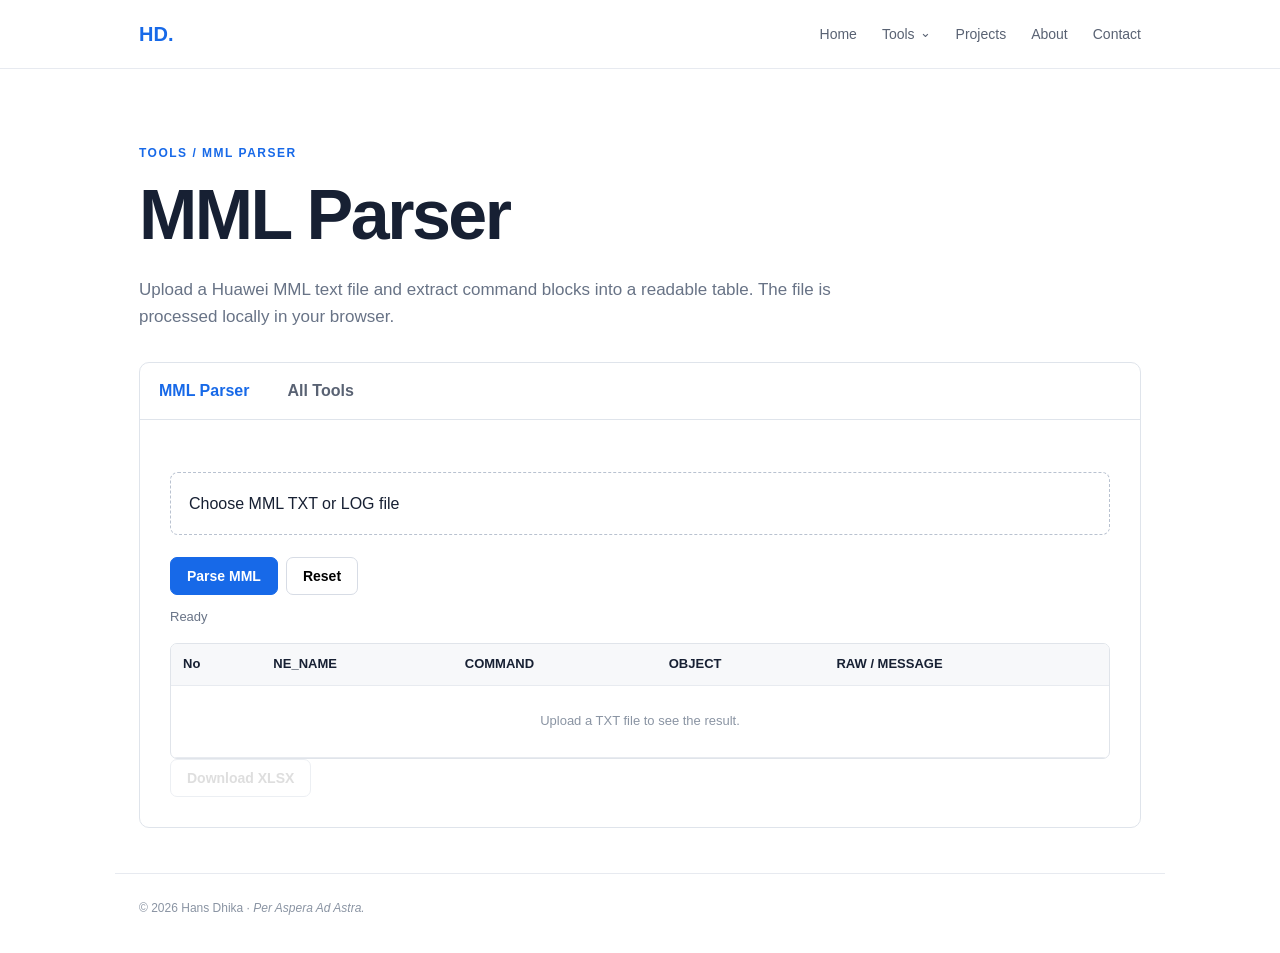
<file: tools/mml-parser/index.html>
<!DOCTYPE html>
<html lang="en">
 <head>
  <meta charset="utf-8"/>
  <meta content="width=device-width, initial-scale=1.0" name="viewport"/>
  <meta content="Hans Dhika portfolio" name="description"/>
  <title>
   MML Parser | Hans Dhika
  </title>
  <link href="../../style.css" rel="stylesheet"/>
  <!-- SheetJS: create real .xlsx files directly in the browser -->
  <script src="https://cdn.sheetjs.com/xlsx-0.20.3/package/dist/xlsx.full.min.js">
  </script>
 </head>
 <body>
  <header>
  <div class="container nav">
    <a class="logo" href="../../">HD.</a>
    <button aria-label="Open navigation" class="menu" id="menu">☰</button>
    <nav aria-label="Main navigation" id="nav">
      <a class="" href="../../">Home</a>
      <div class="nav-tools">
      <button class="nav-tools-toggle" type="button" aria-expanded="false" aria-haspopup="true">
        Tools <span class="nav-chevron">⌄</span>
      </button>
      <div class="nav-tools-menu" role="menu">
        <a href="../../tools/" role="menuitem">All Tools</a>
        <a href="../../tools/kpi-monitoring/" role="menuitem">KPI Monitoring</a>
        <a href="../../tools/kpi-analytics.html" role="menuitem">KPI Analytics</a>
        <a href="../../tools/5g-report-automation.html" role="menuitem">5G Report Automation</a>
        <a href="../../tools/excel-csv-processor.html" role="menuitem">Excel / CSV Processor</a>
        <a href="../../tools/mml-parser/" role="menuitem">MML Parser</a>
        <a href="../../tools/mml-creator/" role="menuitem">MML Creator</a>
        <a href="../../tools/pci-conflict/" role="menuitem">PCI Conflict</a>
        <a href="../../tools/5G-Tilting-Simulator/" role="menuitem">5G Tilting Simulator</a>
      </div>
    </div>
      <a class="" href="../../projects/">Projects</a>
      <a class="" href="../../about/">About</a>
      <a class="" href="../../contact/">Contact</a>
    </nav>
  </div>
</header>
  <main class="container section">
   <div class="section-title">
    <p class="label">
     TOOLS / MML PARSER
    </p>
    <h1>
     MML Parser
    </h1>
    <p class="muted">
     Upload a Huawei MML text file and extract command blocks into
            a readable table. The file is processed locally in your browser.
    </p>
   </div>
   <div class="tool-box">
    <div class="tool-tabs">
     <a class="active" href="./">
      MML Parser
     </a>
     <a href="../">
      All Tools
     </a>
    </div>
    <div class="tool-panel">
     <label class="upload">
      <span id="file-name">
       Choose MML TXT or LOG file
      </span>
      <input accept=".txt,.log" id="mml-file" type="file"/>
     </label>
     <div class="tool-actions">
      <button class="button primary" id="parse-btn">
       Parse MML
      </button>
      <button class="button" id="reset-btn">
       Reset
      </button>
     </div>
     <div class="status" id="mml-status">
     </div>
     <div class="result-wrap">
      <table id="result-table">
       <thead>
        <tr>
         <th>
          No
         </th>
         <th>
          NE_NAME
         </th>
         <th>
          COMMAND
         </th>
         <th>
          OBJECT
         </th>
         <th>
          RAW / MESSAGE
         </th>
        </tr>
       </thead>
       <tbody>
        <tr>
         <td class="empty" colspan="5">
          Upload a TXT file to see the result.
         </td>
        </tr>
       </tbody>
      </table>
     </div>
     <button class="button download" disabled="" id="xlsx-btn">
      Download XLSX
     </button>
    </div>
   </div>
  </main>
  <footer>
   &copy;
   <span id="year">
   </span>
   Hans Dhika &middot;
   <em>
    Per Aspera Ad Astra.
   </em>
  </footer>
  <script src="../../script.js">
  </script>
  <script src="./mml-parser.js">
  </script>
 </body>
</html>
</file>
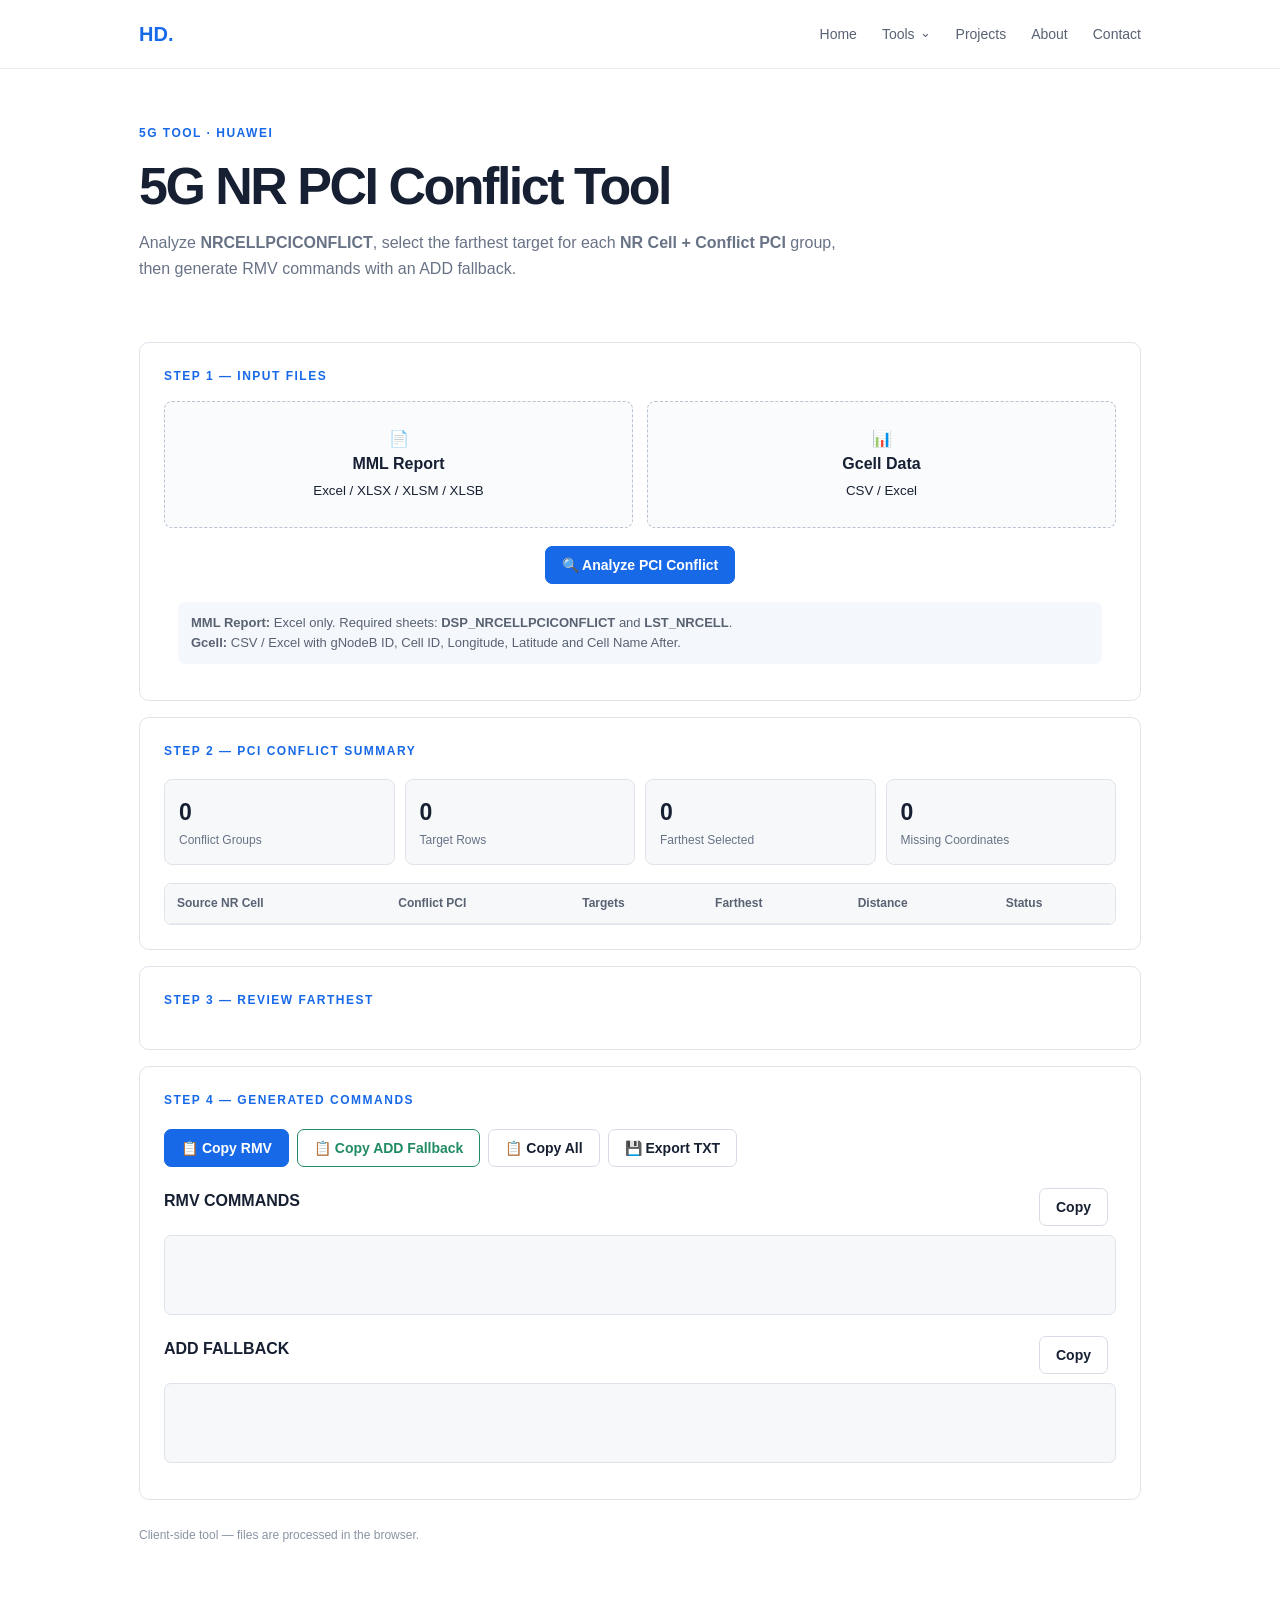
<file: tools/pci-conflict/index.html>
<!DOCTYPE html>
<html lang="en">
<head>
<meta charset="UTF-8">
<meta name="viewport" content="width=device-width, initial-scale=1.0">
<meta name="description" content="5G NR PCI Conflict Analyzer by Hans Dhika">
<title>5G NR PCI Conflict Tool | Hans Dhika</title>
<link href="../../style.css" rel="stylesheet">
<script src="https://cdn.sheetjs.com/xlsx-0.20.3/package/dist/xlsx.full.min.js"></script>
<style>
/* PCI Conflict tool styling — intentionally follows the portfolio's light design system. */
.pci-page{padding-top:35px;padding-bottom:70px}
.pci-hero{padding:20px 0 28px}
.pci-hero h1{font-size:clamp(34px,5vw,52px);margin-bottom:12px}
.pci-hero .intro{font-size:16px}
.pci-card{border:1px solid #dfe4eb;border-radius:10px;padding:24px;margin:16px 0;background:#fff}
.pci-card h3{margin-top:0}
.pci-grid2{display:grid;grid-template-columns:1fr 1fr;gap:14px}
.pci-drop{display:block;border:1px dashed #b9c2d0;border-radius:8px;padding:24px;text-align:center;cursor:pointer;background:#fafbfc;transition:.18s}
.pci-drop:hover{border-color:#1769e8;background:#f8fbff}
.pci-drop input{display:none}
.pci-file{margin-top:12px;color:#687386;font-size:13px}
.pci-actions{display:flex;gap:8px;flex-wrap:wrap;margin:18px 0}
.pci-actions.center{justify-content:center}
.pci-btn{display:inline-block;border:1px solid #d7dce5;background:#fff;color:#172033;border-radius:7px;padding:10px 16px;font-size:14px;font-weight:700;cursor:pointer}
.pci-btn:hover{border-color:#1769e8;color:#1769e8}
.pci-btn.primary{background:#1769e8;color:#fff;border-color:#1769e8}
.pci-btn.success{background:#fff;border-color:#218b63;color:#218b63}
.pci-btn:disabled{opacity:.45;cursor:not-allowed}
.pci-stats{display:grid;grid-template-columns:repeat(4,1fr);gap:10px;margin:18px 0}
.pci-stat{border:1px solid #e0e4ea;border-radius:8px;padding:14px;background:#f7f8fa}
.pci-num{font-size:23px;font-weight:800;color:#172033}
.pci-lbl{font-size:12px;color:#687386}
.pci-table-wrap{overflow:auto;border:1px solid #e0e4ea;border-radius:7px;margin-top:14px}
.pci-table{width:100%;border-collapse:collapse;min-width:760px;font-size:13px}
.pci-table th,.pci-table td{padding:10px 12px;border-bottom:1px solid #e8ebf0;text-align:left;white-space:nowrap}
.pci-table th{background:#f7f8fa;color:#596273;font-size:12px}
.pci-badge{display:inline-block;padding:4px 8px;border-radius:99px;background:#f1f4f8;font-size:11px;color:#596273}
.pci-ok{color:#218b63;font-weight:700}
.pci-bad{color:#c53b3b;font-weight:700}
.pci-star{font-weight:800;color:#b77900}
.pci-group{border:1px solid #dfe4eb;border-radius:9px;margin:12px 0;overflow:hidden}
.pci-ghead{padding:13px 15px;background:#f7f8fa;display:flex;justify-content:space-between;gap:14px;flex-wrap:wrap;align-items:center}
.pci-notice{padding:11px 13px;border-radius:7px;background:#f4f7fb;color:#596273;font-size:13px;margin:12px 14px;line-height:1.55}
.pci-error{background:#fff3f3;border-color:#efcaca;color:#a32e2e}
.pci-command-grid{display:grid;grid-template-columns:1fr 1fr;gap:14px}
.pci-cmdbox{position:relative}
.pci-cmdbox .pci-copy{position:absolute;right:8px;top:0}
.pci-pre{white-space:pre-wrap;word-break:break-word;background:#f7f8fa;border:1px solid #dfe4eb;border-radius:7px;padding:14px;font-size:12px;line-height:1.55;min-height:80px}
.pci-footer{padding:10px 0 0;color:#8a94a3;font-size:12px}
@media(max-width:700px){
  .pci-page{padding-top:18px}
  .pci-grid2,.pci-command-grid,.pci-stats{grid-template-columns:1fr}
  .pci-card{padding:18px}
  .pci-hero h1{font-size:34px}
}

.pci-gcell-warning{margin:10px 14px;padding:10px 12px;border:1px solid #f0c36a;background:#fff8e6;color:#7a4d00;border-radius:8px;font-size:13px;line-height:1.45}.warn{color:#9a6700;font-weight:600}</style>
</head>
<body>
<header>
  <div class="container nav">
    <a class="logo" href="../../">HD.</a>
    <button aria-label="Open navigation" class="menu" id="menu">☰</button>
    <nav aria-label="Main navigation" id="nav">
      <a href="../../">Home</a>
      <div class="nav-tools">
        <button class="nav-tools-toggle" type="button" aria-expanded="true" aria-haspopup="true">Tools <span class="nav-chevron">⌄</span></button>
        <div class="nav-tools-menu" role="menu">
          <a href="../" role="menuitem">All Tools</a>
          <a href="../kpi-monitoring/" role="menuitem">KPI Monitoring</a>
          <a href="../kpi-analytics.html" role="menuitem">KPI Analytics</a>
          <a href="../5g-report-automation.html" role="menuitem">5G Report Automation</a>
          <a href="../excel-csv-processor.html" role="menuitem">Excel / CSV Processor</a>
          <a href="../mml-parser/" role="menuitem">MML Parser</a>
          <a href="../mml-creator/" role="menuitem">MML Creator</a>
          <a href="./" role="menuitem" class="active">PCI Conflict</a>
          <a href="../5G-Tilting-Simulator/" role="menuitem">5G Tilting Simulator</a>
        </div>
      </div>
      <a href="../../projects/">Projects</a>
      <a href="../../about/">About</a>
      <a href="../../contact/">Contact</a>
    </nav>
  </div>
</header>

<main class="container pci-page">
  <section class="pci-hero">
    <p class="label">5G TOOL · HUAWEI</p>
    <h1>5G NR PCI Conflict Tool</h1>
    <p class="intro">Analyze <strong>NRCELLPCICONFLICT</strong>, select the farthest target for each <strong>NR Cell + Conflict PCI</strong> group, then generate RMV commands with an ADD fallback.</p>
  </section>

  <section class="pci-card">
    <p class="label">STEP 1 — INPUT FILES</p>
    <div class="pci-grid2">
      <label class="pci-drop">📄<br><b>MML Report</b><br><small>Excel / XLSX / XLSM / XLSB</small>
        <input id="mml" type="file" accept=".xlsx,.xls,.xlsm,.xlsb">
      </label>
      <label class="pci-drop">📊<br><b>Gcell Data</b><br><small>CSV / Excel</small>
        <input id="gcell" type="file" accept=".csv,.xlsx,.xls,.xlsm,.xlsb">
      </label>
    </div>
    <div id="files" class="pci-file"></div>
    <div class="pci-actions center"><button class="pci-btn primary" id="analyze">🔍 Analyze PCI Conflict</button></div>
    <div class="pci-notice"><b>MML Report:</b> Excel only. Required sheets: <b>DSP_NRCELLPCICONFLICT</b> and <b>LST_NRCELL</b>.<br><b>Gcell:</b> CSV / Excel with gNodeB ID, Cell ID, Longitude, Latitude and Cell Name After.</div>
  </section>

  <div id="result" class="hidden">
    <section class="pci-card">
      <p class="label">STEP 2 — PCI CONFLICT SUMMARY</p>
      <div class="pci-stats">
        <div class="pci-stat"><div class="pci-num" id="sGroups">0</div><div class="pci-lbl">Conflict Groups</div></div>
        <div class="pci-stat"><div class="pci-num" id="sTargets">0</div><div class="pci-lbl">Target Rows</div></div>
        <div class="pci-stat"><div class="pci-num" id="sFar">0</div><div class="pci-lbl">Farthest Selected</div></div>
        <div class="pci-stat"><div class="pci-num" id="sMissing">0</div><div class="pci-lbl">Missing Coordinates</div></div>
      </div>
      <div class="pci-table-wrap"><table class="pci-table"><thead><tr><th>Source NR Cell</th><th>Conflict PCI</th><th>Targets</th><th>Farthest</th><th>Distance</th><th>Status</th></tr></thead><tbody id="summary"></tbody></table></div>
    </section>

    <section class="pci-card">
      <p class="label">STEP 3 — REVIEW FARTHEST</p>
      <div id="groups"></div>
    </section>

    <section class="pci-card">
      <p class="label">STEP 4 — GENERATED COMMANDS</p>
      <div class="pci-actions">
        <button class="pci-btn primary" onclick="copyBlock('rmv')">📋 Copy RMV</button>
        <button class="pci-btn success" onclick="copyBlock('add')">📋 Copy ADD Fallback</button>
        <button class="pci-btn" onclick="copyBlock('all')">📋 Copy All</button>
        <button class="pci-btn" onclick="downloadTxt()">💾 Export TXT</button>
      </div>
        <div class="pci-cmdbox"><button class="pci-btn pci-copy" onclick="copyBlock('rmv')">Copy</button><h4>RMV COMMANDS</h4><pre class="pci-pre" id="rmv"></pre></div>
        <div class="pci-cmdbox"><button class="pci-btn pci-copy" onclick="copyBlock('add')">Copy</button><h4>ADD FALLBACK</h4><pre class="pci-pre" id="add"></pre></div>
      </div>
    </section>
  </div>
  <div class="pci-footer">Client-side tool — files are processed in the browser.</div>
</main>

<script>

let mmlFile,gcellFile,groups=[],commands={rmv:"",add:""};

mml.onchange=e=>{mmlFile=e.target.files[0];showFiles()};
gcell.onchange=e=>{gcellFile=e.target.files[0];showFiles()};
function showFiles(){files.textContent=(mmlFile?`MML: ${mmlFile.name}`:"MML: —")+"   |   "+(gcellFile?`Gcell: ${gcellFile.name}`:"Gcell: —")}

function norm(v){return String(v??"").trim()}
function key(v){return norm(v).toLowerCase().replace(/[^a-z0-9]/g,"")}
function pick(row,names){
  const ks=Object.keys(row); for(const n of names){const x=ks.find(k=>key(k)===key(n));if(x!==undefined)return row[x]}
  for(const n of names){const x=ks.find(k=>key(k).includes(key(n)));if(x!==undefined)return row[x]}
  return "";
}
function num(v){const x=parseFloat(String(v??"").replace(",","."));return Number.isFinite(x)?x:null}
function coord(row,latNames,longNames){return {lat:num(pick(row,latNames)),lon:num(pick(row,longNames))}}
function normCell(v){return norm(v).toLowerCase().replace(/[^a-z0-9]/g,"")}

function excelDistance(lon1,lat1,lon2,lat2){
  // Exact spherical law of cosines equivalent to the requested Excel formula.
  const r=Math.PI/180;
  let c=Math.cos((90-lat1)*r)*Math.cos((90-lat2)*r)+
        Math.sin((90-lat1)*r)*Math.sin((90-lat2)*r)*Math.cos((lon1-lon2)*r);
  c=Math.max(-1,Math.min(1,c));
  return 6371*Math.acos(c);
}
function readWorkbook(file){
 return file.arrayBuffer().then(buf=>XLSX.read(buf,{type:"array",cellDates:false}));
}

// MML Report reader — Excel only. The workbook must contain both required sheets.
async function readMMLFile(file){
  const name=String(file?.name||"").toLowerCase();
  if(!/\.(xlsx|xls|xlsm|xlsb)$/.test(name)){
    throw new Error("MML Report harus berupa Excel (.xlsx, .xls, .xlsm atau .xlsb).");
  }
  const wb=await readWorkbook(file);
  const conflict=findSheet(wb,"DSP_NRCELLPCICONFLICT");
  const lst=findSheet(wb,"LST_NRCELL");
  return {conflict,lst};
}
function rows(wb,name){
 const sh=wb.Sheets[name]; if(!sh)return [];
 return XLSX.utils.sheet_to_json(sh,{defval:""});
}
function findSheet(wb,want){
 const exact=wb.SheetNames.find(s=>key(s)===key(want)); return exact?rows(wb,exact):[];
}
async function readGcell(file){
  const name=file.name.toLowerCase();

  if(name.endsWith(".csv")){
    const text=await file.text();

    // Huawei CSV exports may contain metadata/preamble before the real header.
    // Locate the actual header by required Gcell fields instead of assuming row 1.
    const rawLines=text.replace(/^\uFEFF/,"").replace(/\r/g,"").split("\n");
    let headerIdx=-1;

    for(let i=0;i<rawLines.length;i++){
      const line=rawLines[i].trim();
      const low=line.toLowerCase();
      if(
        low.includes("gnodeb id") &&
        (low.includes("cell id") || low.includes("local cell id")) &&
        low.includes("longitude") &&
        low.includes("latitude") &&
        (low.includes("cell name after") || low.includes("cell name"))
      ){
        headerIdx=i;
        break;
      }
    }

    if(headerIdx<0){
      // Some exports use slightly different spelling/case.
      for(let i=0;i<rawLines.length;i++){
        const low=rawLines[i].toLowerCase();
        const hits=[
          /g\s*node\s*b\s*id/.test(low),
          /local\s*cell\s*id|cell\s*id/.test(low),
          /long(itude)?/.test(low),
          /lat(itude)?/.test(low)
        ].filter(Boolean).length;
        if(hits>=4){ headerIdx=i; break; }
      }
    }

    if(headerIdx<0){
      throw new Error("Gcell CSV header tidak ditemukan. Pastikan header berisi gNodeB ID, Cell ID, Longitude dan Latitude.");
    }

    const body=rawLines.slice(headerIdx).join("\n");

    // Let SheetJS detect the delimiter/quoting from the actual CSV body.
    const wb=XLSX.read(body,{type:"string",raw:false});
    const sh=wb.Sheets[wb.SheetNames[0]];
    const data=XLSX.utils.sheet_to_json(sh,{defval:""});

    if(!data.length){
      throw new Error("Gcell CSV terbaca tetapi tidak memiliki data setelah header.");
    }

    return data;
  }

  const wb=await readWorkbook(file);
  const out=[];
  for(const sn of wb.SheetNames){
    const r=rows(wb,sn);
    if(r.length) out.push(...r);
  }
  return out;
}
function csvRead(file){
 return new Promise((resolve,reject)=>{
   const rd=new FileReader();rd.onload=()=>{try{resolve(XLSX.utils.sheet_to_json(XLSX.read(rd.result,{type:"string"}).Sheets.Sheet1,{defval:""}))}catch(e){reject(e)}};rd.readAsText(file)
 })
}

function normKey(v){
  return norm(v).replace(/\.0+$/,"").replace(/\s+/g,"");
}

function mapConflictCellToGcell(cellId, gnbId, gByGnbCell){
  const original = normKey(cellId);
  const mapped = normKey(Number(cellId) + 30);
  const gnb = normKey(gnbId);
  if(!gByGnbCell || !gnb) return {cellId:null, mode:"NO DATA ON GCELL"};

  if(original && gByGnbCell.has(gnb+"|"+original))
    return {cellId:cellId, mode:"NORMAL LOOKUP"};

  if(mapped && gByGnbCell.has(gnb+"|"+mapped))
    return {cellId:Number(cellId)+30, mode:"GCELL UPDATE REQUIRED"};

  return {cellId:null, mode:"NO DATA ON GCELL"};
}

analyze.onclick=async()=>{
 if(!mmlFile||!gcellFile){alert("Please select both MML Report and Gcell.");return}
 analyze.disabled=true; analyze.textContent="⏳ Analyzing...";
 try{
  const mmlData=await readMMLFile(mmlFile);
  const conflict=mmlData.conflict;
  const lst=mmlData.lst;
  if(!conflict.length)throw new Error("DSP_NRCELLPCICONFLICT sheet tidak ditemukan atau kosong. Pastikan MML Report Excel memiliki sheet tersebut.");
  if(!lst.length)throw new Error("LST_NRCELL sheet tidak ditemukan atau kosong. Pastikan MML Report Excel memiliki sheet tersebut.");
  const gc=await readGcell(gcellFile);
  if(!gc.length)throw new Error("Gcell data is empty.");

  // Site-aware name normalization for LST NRCELL -> Gcell.
  // Do NOT use Cell ID alone: it is not unique across sites.
  function sourceSignature(name){
    const x=normCell(name);
    // Prefer the stable cell suffix, e.g. _N23_531_MM.
    const m=x.match(/(?:^|_)(N\d+_\d+_MM)$/i);
    if(m) return m[1].toUpperCase();
    // Secondary signature: last 3 underscore-separated tokens.
    const p=x.split("_").filter(Boolean);
    return p.length>=3 ? p.slice(-3).join("_").toUpperCase() : x.toUpperCase();
  }

  function siteAwareGcellMatch(srcName){
    if(!srcName) return null;
    const exact=gByName.get(normCell(srcName));
    if(exact) return exact;

    const sig=sourceSignature(srcName);
    if(!sig) return null;

    // Only accept a signature if it resolves to exactly one Gcell row.
    const matches=[];
    for(const [key,obj] of gByName.entries()){
      if(sourceSignature(key)===sig) matches.push(obj);
    }
    if(matches.length===1) return matches[0];

    return null;
  }

  // Gcell indexes.
  // IMPORTANT: source lookup is intentionally NOT indexed by Cell ID alone.
  // Cell IDs repeat across sites, so source must resolve:
  // NE_NAME + NR Cell ID -> LST Cell Name -> Gcell Cell Name After.
  const gByGnbCell=new Map(), gByName=new Map(), gByCell=new Map();

  for(const r of gc){
    const gnb=norm(pick(r,["gNodeB ID","GNBID","gNodeB ID NR","gNodeB ID-NR"]));
    const cid=norm(pick(r,["Cell ID","Local Cell ID","CELLID"]));
    const local=norm(pick(r,["Local Cell ID","Cell ID","CELLID"]));
    const nm=norm(pick(r,["Cell Name After","Cell Name","NR Cell Name"]));
    const c=coord(r,["Latitude","Lat","LAT"],["Longitude","Long","Lon","LONG"]);
    const obj={gnb,cid,local,nm,...c,row:r};

    if(gnb&&cid)gByGnbCell.set(normKey(gnb)+"|"+normKey(cid),obj);
    if(gnb&&local)gByGnbCell.set(normKey(gnb)+"|"+normKey(local),obj);
    if(nm)gByName.set(normCell(nm),obj);

    // Kept only for target fallback. NEVER use this for source lookup.
    if(cid&&!gByCell.has(normKey(cid)))gByCell.set(normKey(cid),obj);
  }

  // LST NRCELL source lookup: NE_NAME + NR Cell ID -> Cell Name.
  const lstMap=new Map();
  for(const r of lst){
    const ne=norm(pick(r,["NE_NAME","NE Name"]));
    const id=norm(pick(r,["NR Cell ID","NRCell ID","NRCELLID","Cell ID"]));
    const nm=norm(pick(r,["Cell Name","Cell Name After","NR Cell Name"]));
    if(ne&&id)lstMap.set(ne+"|"+id,nm);
  }

  const temp=[];
  for(const r of conflict){
    const ne=norm(pick(r,["NE_NAME","NE Name"]));
    const srcId=norm(pick(r,["NR Cell ID","NRCell ID","NRCELLID"]));
    const pci=norm(pick(r,["Conflict Cell PCI","Conflict PCI","PCI"]));
    const tg=norm(pick(r,["Conflict Cell Base Station ID","Target gNodeB ID","gNodeB ID","GNBID"]));
    const tc=norm(pick(r,["Conflict Cell ID","Target Cell ID","Cell ID","CELLID"]));
    const mcc=norm(pick(r,["Conflict Cell MCC","MCC"]));
    const mnc=norm(pick(r,["Conflict Cell MNC","MNC"]));
    const srcName=lstMap.get(ne+"|"+srcId)||"";

    // STRICT SOURCE LOOKUP:
    // 1) Source NE_NAME + NR Cell ID must resolve to LST NRCELL Cell Name.
    // 2) That exact normalized Cell Name must resolve to Gcell Cell Name After.
    // NO Cell-ID-only fallback is allowed for source.
    let source=null;
    if(srcName){
      source=siteAwareGcellMatch(srcName);
    }

    // TARGET LOOKUP:
    // Target lookup: try the original Conflict Cell ID first.
    // Only if original is absent for the same gNodeB, try Conflict Cell ID + 30.
    // NEVER fall back to Cell-ID-only lookup because Cell IDs repeat across sites.
    const lookup = mapConflictCellToGcell(tc, tg, gByGnbCell);
    const targetCellId = lookup.cellId;
    const targetLookupMode = lookup.mode;
    const target = (tg && targetCellId)
      ? (gByGnbCell.get(normKey(tg)+"|"+normKey(targetCellId)) || null)
      : null;

    const sourceMatchMode = source ? (
      gByName.get(normCell(srcName)) ? "EXACT" : "SITE-AWARE"
    ) : "NONE";

    temp.push({
      ne,srcId,pci,tg,tc,targetCellId,targetLookupMode,mcc,mnc,srcName,source,target,
      sourceMatch:!!source,targetMatch:!!target,sourceMatchMode,raw:r
    });
  }

  // CRITICAL GROUPING: Source NE + Source NR Cell ID + Conflict PCI.
  // Conflict PCI groups are independent; target gNodeB is a candidate, not a grouping key.
  const map=new Map();
  for(const x of temp){
    const k=x.ne+"|"+x.srcId+"|"+x.pci;
    if(!map.has(k))map.set(k,[]);
    let d=null;
    if(x.source?.lat!=null&&x.source?.lon!=null&&x.target?.lat!=null&&x.target?.lon!=null)
      d=excelDistance(x.source.lon,x.source.lat,x.target.lon,x.target.lat);
    x.distance=d; map.get(k).push(x);
  }
  groups=[];
  for(const [k,arr] of map){
    const valid=arr.filter(x=>x.distance!=null);
    const far=valid.length?valid.reduce((a,b)=>a.distance>b.distance?a:b):null;
    groups.push({key:k,ne:arr[0].ne,srcId:arr[0].srcId,pci:arr[0].pci,items:arr,far});
  }
  render();
 }catch(e){result.classList.remove("hidden");result.innerHTML='<div class="card error">Error: '+e.message+'</div>'}
 finally{analyze.disabled=false;analyze.textContent="🔍 Analyze PCI Conflict"}
};

function render(){
 result.classList.remove("hidden");
 let missing=0, targets=0;
 groups.forEach(g=>{targets+=g.items.length;missing+=g.items.filter(x=>x.distance==null).length});
 sGroups.textContent=groups.length;sTargets.textContent=targets;sFar.textContent=groups.filter(g=>g.far).length;sMissing.textContent=missing;
 summary.innerHTML=groups.map(g=>{
  const d=g.far?g.far.distance.toFixed(3)+" km":"N/A";
  const hasMissing=g.items.some(x=>!x.target || x.distance==null);
  const hasUpdateRequired=g.items.some(x=>x.targetLookupMode==="GCELL UPDATE REQUIRED");
  const hasNoData=g.items.some(x=>x.targetLookupMode==="NO DATA ON GCELL" || !x.target);
  const status=hasNoData
    ? '<span class="bad">✕ NO DATA ON GCELL</span>'
    : (hasUpdateRequired
      ? '<span class="warn">⚠ GCELL UPDATE REQUIRED</span>'
      : '<span class="ok">✓ NORMAL LOOKUP</span>');
  return `<tr><td>${esc(g.srcId)}</td><td>${esc(g.pci)}</td><td>${g.items.length}</td><td>${g.far?esc(g.far.tg):"N/A"}</td><td>${d}</td><td>${status}</td></tr>`
 }).join("");
 document.getElementById("groups").innerHTML=groups.map((g,i)=>{
  const rows=g.items.map(x=>`<tr>
   <td>${esc(x.tg)}</td><td>${esc(x.target?.cid||x.targetCellId||"N/A")}</td><td>${esc(x.target?.nm||"N/A")}</td>
   <td>${x.distance==null?'<span class="bad">N/A</span>':x.distance.toFixed(3)+" km"}</td>
   <td>${x.targetLookupMode==="GCELL UPDATE REQUIRED" ? '<span class="warn">⚠ GCELL UPDATE REQUIRED</span>' : (x.targetLookupMode==="NORMAL LOOKUP" ? '<span class="ok">✓ NORMAL LOOKUP</span>' : '<span class="bad">✕ NO DATA ON GCELL</span>')} ${g.far===x?'<span class="star">★ FARTHEST</span>':""}</td>
  </tr>`).join("");
  const sx=g.items[0];
  const sourceInfo=sx.source?`${esc(sx.srcName||sx.source.nm||"")} → ${sx.source.lat!=null&&sx.source.lon!=null?esc(sx.source.lat)+", "+esc(sx.source.lon):'<span class="bad">No Lat/Lon</span>'} <small>(${esc(sx.sourceMatchMode||"")})</small>`:'<span class="bad">Gcell source not found</span>';
  return `<div class="group"><div class="ghead"><b>NR CELL ${esc(g.srcId)} / CONFLICT PCI ${esc(g.pci)}</b><span class="badge">${g.items.length} targets</span></div>
  <div class="notice" style="margin:10px 14px"><b>Source:</b> ${sourceInfo}</div>
  ${g.items.some(x=>x.targetLookupMode==="GCELL UPDATE REQUIRED") ? '<div class="pci-gcell-warning">⚠ <b>GCELL UPDATE REQUIRED</b><br>One or more targets were found only with the +30 Gcell Cell ID mapping. Update Gcell so the original Conflict Cell ID can be found by normal lookup.</div>' : (g.items.some(x=>x.targetLookupMode==="NO DATA ON GCELL" || x.distance==null) ? '<div class="pci-gcell-warning">⚠ <b>NO DATA ON GCELL</b><br>Please update your Gcell data.</div>' : '')}
  <div style="padding:8px 14px;overflow:auto"><table><thead><tr><th>Target gNodeB</th><th>Target Cell ID (Gcell Lookup)</th><th>Cell Name</th><th>Distance</th><th>Selection</th></tr></thead><tbody>${g.items.map(x=>`<tr>
   <td>${esc(x.tg)}</td><td>${esc(x.target?.cid||x.targetCellId||"N/A")}</td><td>${esc(x.target?.nm||"N/A")}</td>
   <td>${x.distance==null?'<span class="bad">N/A</span>':x.distance.toFixed(3)+" km"}</td>
   <td>${x.targetLookupMode==="GCELL UPDATE REQUIRED" ? '<span class="warn">⚠ GCELL UPDATE REQUIRED</span>' : (x.targetLookupMode==="NORMAL LOOKUP" ? '<span class="ok">✓ NORMAL LOOKUP</span>' : '<span class="bad">✕ NO DATA ON GCELL</span>')} ${g.far===x?'<span class="star">★ FARTHEST</span>':""}</td>
  </tr>`).join("")}</tbody></table></div></div>`
 }).join("");

 const rmv=[],add=[];
 groups.forEach(g=>{
  const x=g.far;if(!x)return;
  const mcc=norm(x.mcc),mnc=norm(x.mnc);
  // IMPORTANT: Gcell mapping is lookup-only. Huawei command keeps original Conflict Cell ID.
  const targetCmdCellId=x.tc;
  const cmd=`RMV NRCELLRELATION:NRCELLID=${x.srcId},MCC="${mcc}",MNC="${mnc}",GNBID=${x.tg},CELLID=${targetCmdCellId};`;
  rmv.push(cmd);add.push(cmd.replace(/^RMV/,"ADD"));
 });
 commands.rmv=rmv.join("\n");commands.add=add.join("\n");
 const hasUpdateRequired=groups.some(g=>g.items.some(x=>x.targetLookupMode==="GCELL UPDATE REQUIRED"));
 const hasNoData=groups.some(g=>g.items.some(x=>x.targetLookupMode==="NO DATA ON GCELL" || !x.target));
 const cmdNotice=document.getElementById("commandNotice");
 if(cmdNotice) cmdNotice.innerHTML=hasNoData
   ? '<div class="pci-gcell-warning">⚠ <b>NO DATA ON GCELL</b> — Please update your Gcell data.</div>'
   : (hasUpdateRequired
      ? '<div class="pci-gcell-warning">⚠ <b>GCELL UPDATE REQUIRED</b> — Some targets are using the +30 lookup mapping. Update Gcell to restore normal lookup.</div>'
      : '<div class="pci-gcell-ok">✓ <b>NORMAL LOOKUP</b> — All targets were found using the original Conflict Cell ID.</div>');
 document.getElementById("rmv").textContent=commands.rmv||"No valid farthest target.";
 document.getElementById("add").textContent=commands.add||"No fallback command.";
}
function esc(s){return String(s??"").replace(/[&<>"']/g,c=>({"&":"&amp;","<":"&lt;",">":"&gt;",'"':"&quot;","'":"&#39;"}[c]))}
function copyBlock(which){
 let t=which==="all"?commands.rmv+"\n\n"+commands.add:commands[which];
 navigator.clipboard.writeText(t||"").then(()=>alert("Copied."));
}
function downloadTxt(){
 const blob=new Blob([commands.rmv+"\n\n"+commands.add+"\n"],{type:"text/plain"});
 const a=document.createElement("a");a.href=URL.createObjectURL(blob);a.download="PCI_Conflict_RMV_ADD.txt";a.click();URL.revokeObjectURL(a.href);
}

</script>
<script src="../../script.js"></script>
</body>
</html>
</file>
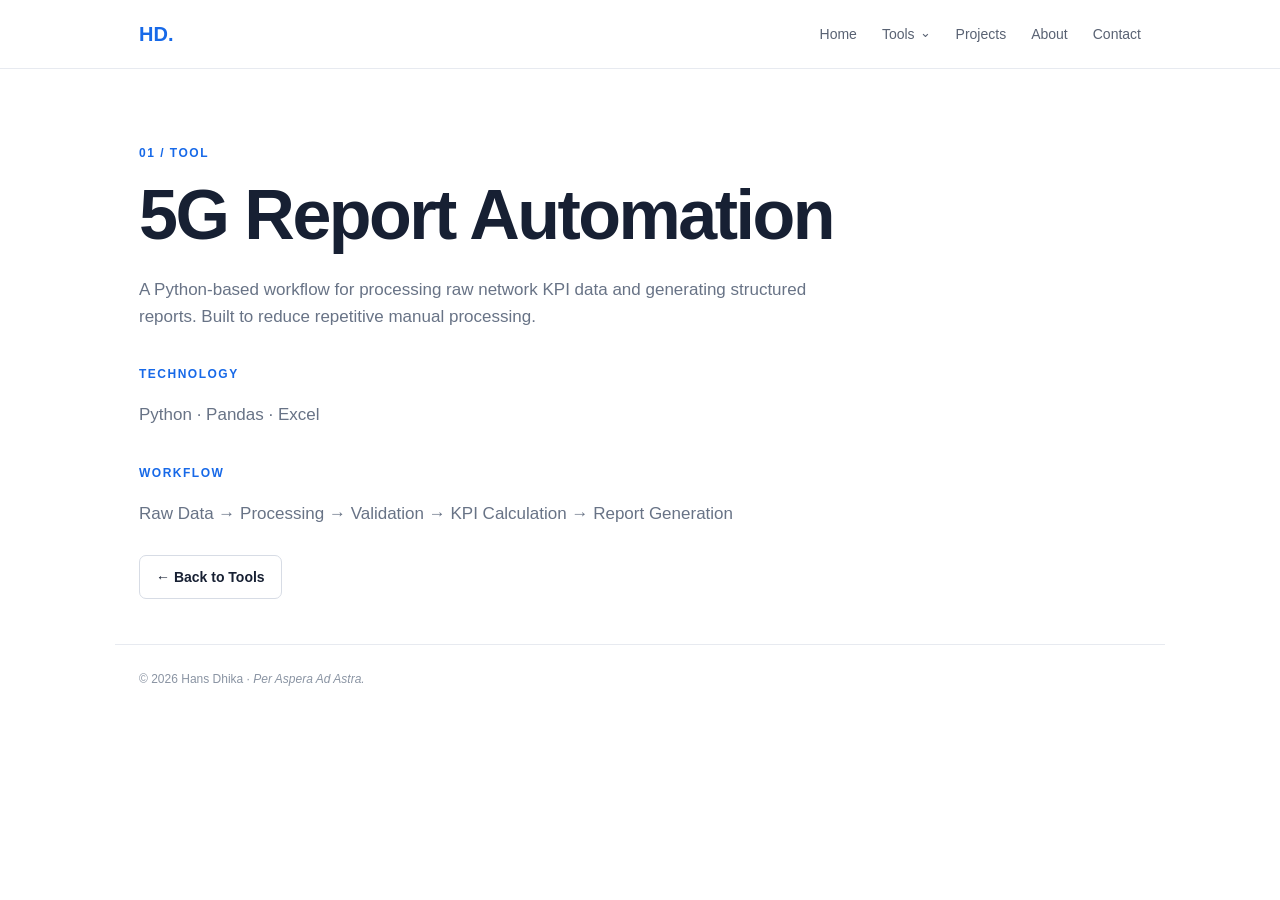
<file: tools/5g-report-automation.html>
<!DOCTYPE html>
<html lang="en">
 <head>
  <meta charset="utf-8"/>
  <meta content="width=device-width, initial-scale=1.0" name="viewport"/>
  <title>
   5G Report Automation | Hans Dhika
  </title>
  <link href="../style.css" rel="stylesheet"/>
  <meta content="Hans Dhika portfolio and tools" name="description"/>
 </head>
 <body>
  <header>
  <div class="container nav">
    <a class="logo" href="../">HD.</a>
    <button aria-label="Open navigation" class="menu" id="menu">☰</button>
    <nav aria-label="Main navigation" id="nav">
      <a class="" href="../">Home</a>
      <div class="nav-tools">
      <button class="nav-tools-toggle" type="button" aria-expanded="false" aria-haspopup="true">
        Tools <span class="nav-chevron">⌄</span>
      </button>
      <div class="nav-tools-menu" role="menu">
        <a href="../tools/" role="menuitem">All Tools</a>
        <a href="../tools/kpi-monitoring/" role="menuitem">KPI Monitoring</a>
        <a href="../tools/kpi-analytics.html" role="menuitem">KPI Analytics</a>
        <a href="../tools/5g-report-automation.html" role="menuitem">5G Report Automation</a>
        <a href="../tools/excel-csv-processor.html" role="menuitem">Excel / CSV Processor</a>
        <a href="../tools/mml-parser/" role="menuitem">MML Parser</a>
        <a href="../tools/mml-creator/" role="menuitem">MML Creator</a>
        <a href="../tools/pci-conflict/" role="menuitem">PCI Conflict</a>
        <a href="../tools/5G-Tilting-Simulator/" role="menuitem">5G Tilting Simulator</a>
      </div>
    </div>
      <a class="" href="../projects/">Projects</a>
      <a class="" href="../about/">About</a>
      <a class="" href="../contact/">Contact</a>
    </nav>
  </div>
</header>
  <main class="container section">
   <p class="label">
    01 / TOOL
   </p>
   <h1>
    5G Report Automation
   </h1>
   <p class="intro">
    A Python-based workflow for processing raw network KPI data and generating structured reports. Built to reduce repetitive manual processing.
   </p>
   <p class="label" style="margin-top:35px">
    TECHNOLOGY
   </p>
   <p class="muted">
    Python &middot; Pandas &middot; Excel
   </p>
   <p class="label" style="margin-top:35px">
    WORKFLOW
   </p>
   <p class="muted">
    Raw Data &rarr; Processing &rarr; Validation &rarr; KPI Calculation &rarr; Report Generation
   </p>
   <div class="buttons">
    <a class="button" href="./">
     &larr; Back to Tools
    </a>
   </div>
  </main>
  <footer>
   &copy;
   <span id="year">
   </span>
   Hans Dhika &middot;
   <em>
    Per Aspera Ad Astra.
   </em>
  </footer>
  <script src="../script.js">
  </script>
 </body>
</html>
</file>
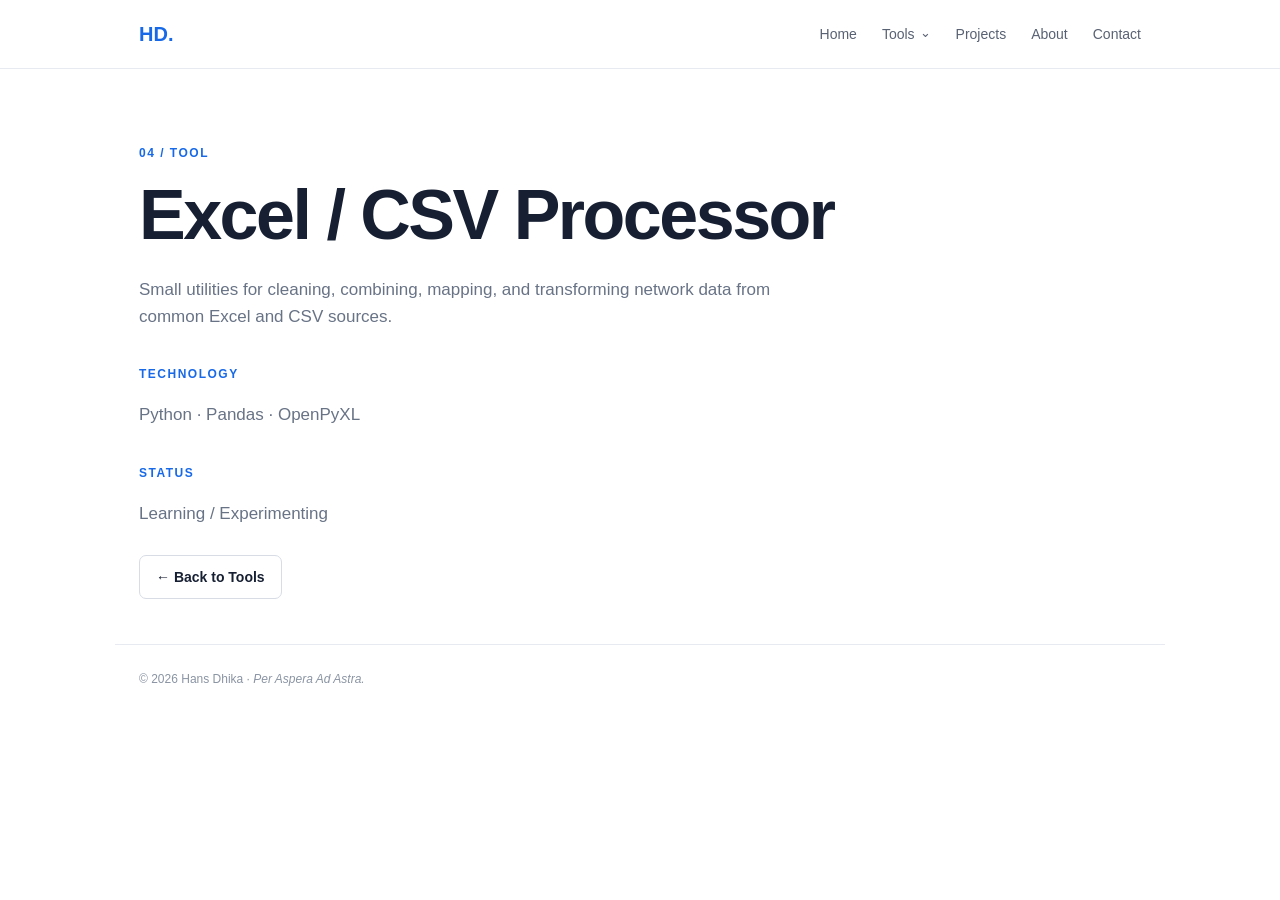
<file: tools/excel-csv-processor.html>
<!DOCTYPE html>
<html lang="en">
 <head>
  <meta charset="utf-8"/>
  <meta content="width=device-width, initial-scale=1.0" name="viewport"/>
  <title>
   Excel / CSV Processor | Hans Dhika
  </title>
  <link href="../style.css" rel="stylesheet"/>
  <meta content="Hans Dhika portfolio and tools" name="description"/>
 </head>
 <body>
  <header>
  <div class="container nav">
    <a class="logo" href="../">HD.</a>
    <button aria-label="Open navigation" class="menu" id="menu">☰</button>
    <nav aria-label="Main navigation" id="nav">
      <a class="" href="../">Home</a>
      <div class="nav-tools">
      <button class="nav-tools-toggle" type="button" aria-expanded="false" aria-haspopup="true">
        Tools <span class="nav-chevron">⌄</span>
      </button>
      <div class="nav-tools-menu" role="menu">
        <a href="../tools/" role="menuitem">All Tools</a>
        <a href="../tools/kpi-monitoring/" role="menuitem">KPI Monitoring</a>
        <a href="../tools/kpi-analytics.html" role="menuitem">KPI Analytics</a>
        <a href="../tools/5g-report-automation.html" role="menuitem">5G Report Automation</a>
        <a href="../tools/excel-csv-processor.html" role="menuitem">Excel / CSV Processor</a>
        <a href="../tools/mml-parser/" role="menuitem">MML Parser</a>
        <a href="../tools/mml-creator/" role="menuitem">MML Creator</a>
        <a href="../tools/pci-conflict/" role="menuitem">PCI Conflict</a>
        <a href="../tools/5G-Tilting-Simulator/" role="menuitem">5G Tilting Simulator</a>
      </div>
    </div>
      <a class="" href="../projects/">Projects</a>
      <a class="" href="../about/">About</a>
      <a class="" href="../contact/">Contact</a>
    </nav>
  </div>
</header>
  <main class="container section">
   <p class="label">
    04 / TOOL
   </p>
   <h1>
    Excel / CSV Processor
   </h1>
   <p class="intro">
    Small utilities for cleaning, combining, mapping, and transforming network data from common Excel and CSV sources.
   </p>
   <p class="label" style="margin-top:35px">
    TECHNOLOGY
   </p>
   <p class="muted">
    Python &middot; Pandas &middot; OpenPyXL
   </p>
   <p class="label" style="margin-top:35px">
    STATUS
   </p>
   <p class="muted">
    Learning / Experimenting
   </p>
   <div class="buttons">
    <a class="button" href="./">
     &larr; Back to Tools
    </a>
   </div>
  </main>
  <footer>
   &copy;
   <span id="year">
   </span>
   Hans Dhika &middot;
   <em>
    Per Aspera Ad Astra.
   </em>
  </footer>
  <script src="../script.js">
  </script>
 </body>
</html>
</file>
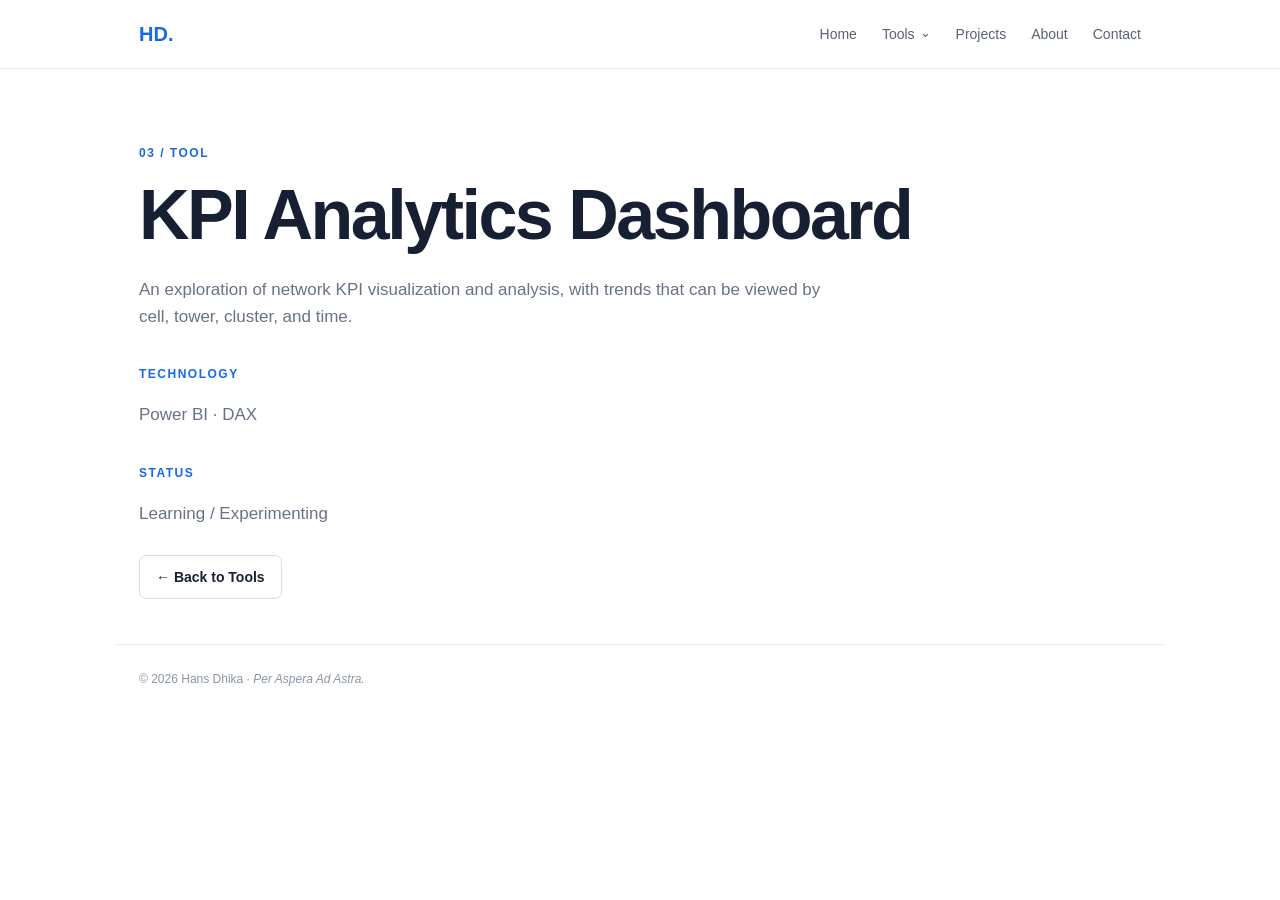
<file: tools/kpi-analytics.html>
<!DOCTYPE html>
<html lang="en">
 <head>
  <meta charset="utf-8"/>
  <meta content="width=device-width, initial-scale=1.0" name="viewport"/>
  <title>
   KPI Analytics Dashboard | Hans Dhika
  </title>
  <link href="../style.css" rel="stylesheet"/>
  <meta content="Hans Dhika portfolio and tools" name="description"/>
 </head>
 <body>
  <header>
  <div class="container nav">
    <a class="logo" href="../">HD.</a>
    <button aria-label="Open navigation" class="menu" id="menu">☰</button>
    <nav aria-label="Main navigation" id="nav">
      <a class="" href="../">Home</a>
      <div class="nav-tools">
      <button class="nav-tools-toggle" type="button" aria-expanded="false" aria-haspopup="true">
        Tools <span class="nav-chevron">⌄</span>
      </button>
      <div class="nav-tools-menu" role="menu">
        <a href="../tools/" role="menuitem">All Tools</a>
        <a href="../tools/kpi-monitoring/" role="menuitem">KPI Monitoring</a>
        <a href="../tools/kpi-analytics.html" role="menuitem">KPI Analytics</a>
        <a href="../tools/5g-report-automation.html" role="menuitem">5G Report Automation</a>
        <a href="../tools/excel-csv-processor.html" role="menuitem">Excel / CSV Processor</a>
        <a href="../tools/mml-parser/" role="menuitem">MML Parser</a>
        <a href="../tools/mml-creator/" role="menuitem">MML Creator</a>
        <a href="../tools/pci-conflict/" role="menuitem">PCI Conflict</a>
        <a href="../tools/5G-Tilting-Simulator/" role="menuitem">5G Tilting Simulator</a>
      </div>
    </div>
      <a class="" href="../projects/">Projects</a>
      <a class="" href="../about/">About</a>
      <a class="" href="../contact/">Contact</a>
    </nav>
  </div>
</header>
  <main class="container section">
   <p class="label">
    03 / TOOL
   </p>
   <h1>
    KPI Analytics Dashboard
   </h1>
   <p class="intro">
    An exploration of network KPI visualization and analysis, with trends that can be viewed by cell, tower, cluster, and time.
   </p>
   <p class="label" style="margin-top:35px">
    TECHNOLOGY
   </p>
   <p class="muted">
    Power BI &middot; DAX
   </p>
   <p class="label" style="margin-top:35px">
    STATUS
   </p>
   <p class="muted">
    Learning / Experimenting
   </p>
   <div class="buttons">
    <a class="button" href="./">
     &larr; Back to Tools
    </a>
   </div>
  </main>
  <footer>
   &copy;
   <span id="year">
   </span>
   Hans Dhika &middot;
   <em>
    Per Aspera Ad Astra.
   </em>
  </footer>
  <script src="../script.js">
  </script>
 </body>
</html>
</file>
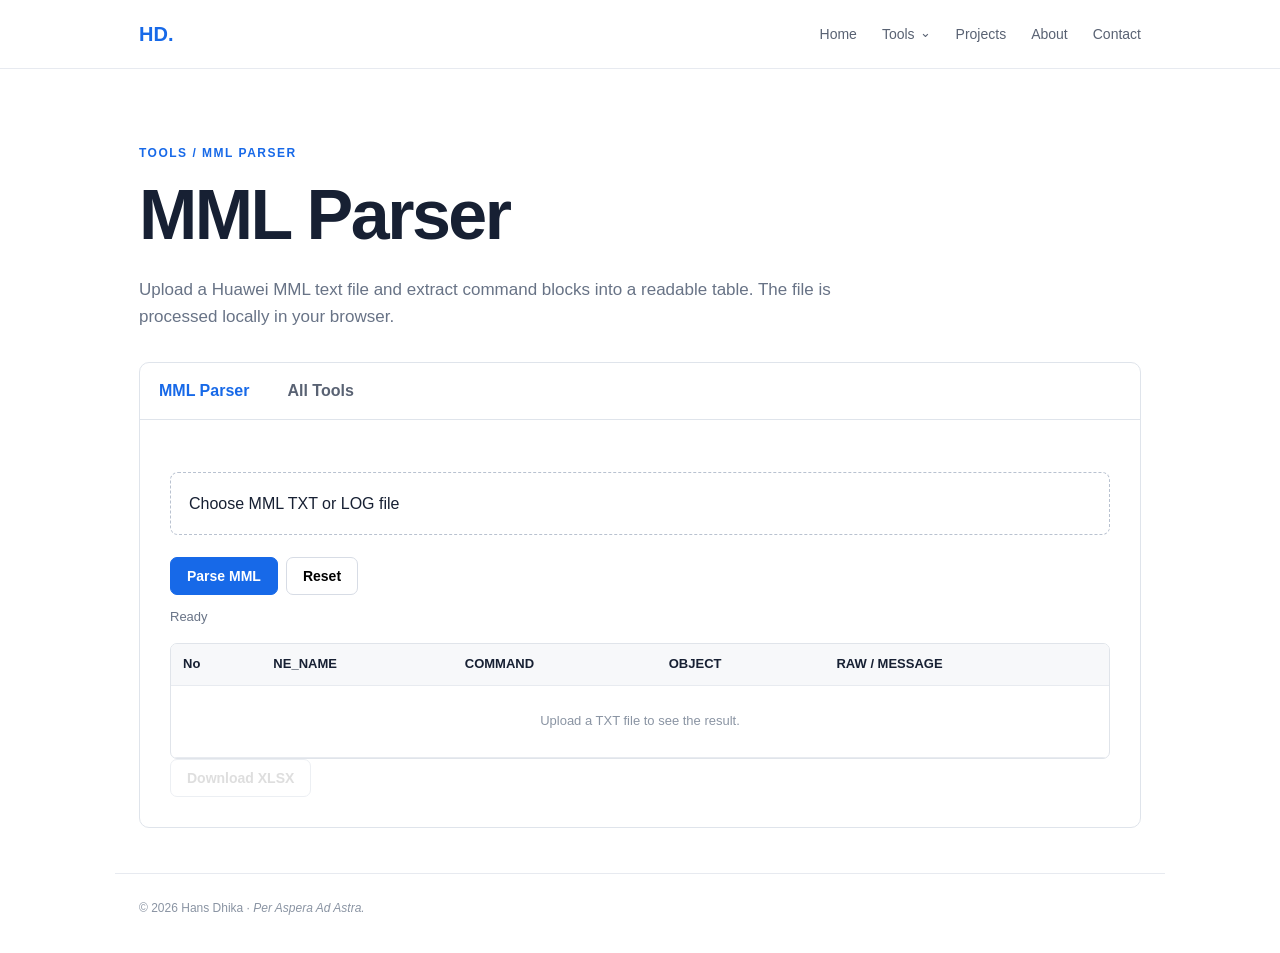
<file: tools/mml-parser.html>
<!DOCTYPE html>
<html lang="en">
 <head>
  <meta charset="utf-8"/>
  <meta content="width=device-width, initial-scale=1.0" name="viewport"/>
  <meta content="Hans Dhika portfolio" name="description"/>
  <title>
   MML Parser | Hans Dhika
  </title>
  <link href="../style.css" rel="stylesheet"/>
  <!-- SheetJS: create real .xlsx files directly in the browser -->
  <script src="https://cdn.sheetjs.com/xlsx-0.20.3/package/dist/xlsx.full.min.js">
  </script>
 </head>
 <body>
  <header>
  <div class="container nav">
    <a class="logo" href="../">HD.</a>
    <button aria-label="Open navigation" class="menu" id="menu">☰</button>
    <nav aria-label="Main navigation" id="nav">
      <a class="" href="../">Home</a>
      <div class="nav-tools">
      <button class="nav-tools-toggle" type="button" aria-expanded="false" aria-haspopup="true">
        Tools <span class="nav-chevron">⌄</span>
      </button>
      <div class="nav-tools-menu" role="menu">
        <a href="../tools/" role="menuitem">All Tools</a>
        <a href="../tools/kpi-monitoring/" role="menuitem">KPI Monitoring</a>
        <a href="../tools/kpi-analytics.html" role="menuitem">KPI Analytics</a>
        <a href="../tools/5g-report-automation.html" role="menuitem">5G Report Automation</a>
        <a href="../tools/excel-csv-processor.html" role="menuitem">Excel / CSV Processor</a>
        <a href="../tools/mml-parser/" role="menuitem">MML Parser</a>
        <a href="../tools/mml-creator/" role="menuitem">MML Creator</a>
        <a href="../tools/pci-conflict/" role="menuitem">PCI Conflict</a>
        <a href="../tools/5G-Tilting-Simulator/" role="menuitem">5G Tilting Simulator</a>
      </div>
    </div>
      <a class="" href="../projects/">Projects</a>
      <a class="" href="../about/">About</a>
      <a class="" href="../contact/">Contact</a>
    </nav>
  </div>
</header>
  <main class="container section">
   <div class="section-title">
    <p class="label">
     TOOLS / MML PARSER
    </p>
    <h1>
     MML Parser
    </h1>
    <p class="muted">
     Upload a Huawei MML text file and extract command blocks into
            a readable table. The file is processed locally in your browser.
    </p>
   </div>
   <div class="tool-box">
    <div class="tool-tabs">
     <a class="active" href="./mml-parser.html">
      MML Parser
     </a>
     <a href="./">
      All Tools
     </a>
    </div>
    <div class="tool-panel">
     <label class="upload">
      <span id="file-name">
       Choose MML TXT or LOG file
      </span>
      <input accept=".txt,.log" id="mml-file" type="file"/>
     </label>
     <div class="tool-actions">
      <button class="button primary" id="parse-btn">
       Parse MML
      </button>
      <button class="button" id="reset-btn">
       Reset
      </button>
     </div>
     <div class="status" id="mml-status">
     </div>
     <div class="result-wrap">
      <table id="result-table">
       <thead>
        <tr>
         <th>
          No
         </th>
         <th>
          NE_NAME
         </th>
         <th>
          COMMAND
         </th>
         <th>
          OBJECT
         </th>
         <th>
          RAW / MESSAGE
         </th>
        </tr>
       </thead>
       <tbody>
        <tr>
         <td class="empty" colspan="5">
          Upload a TXT file to see the result.
         </td>
        </tr>
       </tbody>
      </table>
     </div>
     <button class="button download" disabled="" id="xlsx-btn">
      Download XLSX
     </button>
    </div>
   </div>
  </main>
  <footer>
   &copy;
   <span id="year">
   </span>
   Hans Dhika &middot;
   <em>
    Per Aspera Ad Astra.
   </em>
  </footer>
  <script src="../script.js">
  </script>
  <script src="./mml-parser.js">
  </script>
 </body>
</html>
</file>
<file: style.css>
* {
  box-sizing:border-box
}

html {
  scroll-behavior:smooth
}

body {
  margin:0;
  font-family:Inter,Arial,sans-serif;
  color:#172033;
  background:#fff;
  line-height:1.6
}

a {
  text-decoration:none;
  color:inherit
}

.container {
  max-width:1050px;
  margin:auto;
  padding-left:24px;
  padding-right:24px
}

header {
  position:sticky;
  top:0;
  background:rgba(255,255,255,.96);
  border-bottom:1px solid #e7eaf0;
  z-index:10
}

.nav {
  height:68px;
  display:flex;
  align-items:center;
  justify-content:space-between
}

.logo {
  font-weight:800;
  font-size:20px;
  color:#1769e8
}

.nav nav {
  display:flex;
  gap:25px
}

.nav nav a {
  font-size:14px;
  color:#596273
}

.nav nav a:hover,.nav nav a.active {
  color:#1769e8
}

.menu {
  display:none;
  border:0;
  background:none;
  font-size:24px
}

.hero {
  min-height:570px;
  display:flex;
  align-items:center
}

.hero>div {
  max-width:760px
}

.label {
  font-size:12px;
  letter-spacing:1.5px;
  font-weight:750;
  color:#1769e8;
  margin:0 0 15px
}

h1 {
  font-size:clamp(42px,6vw,70px);
  line-height:1.08;
  letter-spacing:-2.5px;
  margin:0 0 22px
}

h2 {
  font-size:clamp(30px,4vw,45px);
  line-height:1.15;
  margin:0 0 12px;
  letter-spacing:-1px
}

h3 {
  margin:8px 0;
  font-size:22px
}

.intro,.muted {
  color:#687386;
  font-size:17px;
  max-width:700px
}

.buttons {
  display:flex;
  gap:10px;
  margin-top:28px
}

.button {
  display:inline-block;
  border:1px solid #d7dce5;
  background:#fff;
  border-radius:7px;
  padding:10px 16px;
  font-size:14px;
  font-weight:700;
  cursor:pointer
}

.button:hover {
  border-color:#1769e8
}

.primary {
  background:#1769e8;
  color:#fff;
  border-color:#1769e8
}

.section {
  padding-top:75px;
  padding-bottom:45px
}

.section-title {
  margin-bottom:32px
}

.grid {
  display:grid;
  grid-template-columns:repeat(3,1fr);
  gap:14px
}

.card {
  border:1px solid #dfe4eb;
  border-radius:9px;
  padding:23px;
  min-height:180px
}

.card:hover {
  border-color:#b7c0cd
}

.card p {
  color:#697487
}

.card small {
  color:#1769e8
}

.tool-box {
  border:1px solid #dfe4eb;
  border-radius:10px;
  overflow:hidden
}

.tool-tabs {
  display:flex;
  border-bottom:1px solid #dfe4eb
}

.tool-tabs a {
  padding:15px 19px;
  color:#596273;
  font-weight:650
}

.tool-tabs a.active,.tool-tabs a:hover {
  color:#1769e8
}

.tool-panel {
  padding:30px
}

.upload {
  display:block;
  border:1px dashed #b9c2d0;
  border-radius:8px;
  padding:18px;
  margin:22px 0;
  cursor:pointer
}

.upload input {
  display:none
}

.tool-actions {
  display:flex;
  gap:8px
}

.status {
  min-height:24px;
  margin:12px 0;
  color:#697487;
  font-size:13px
}

.result-wrap {
  overflow:auto;
  border:1px solid #e0e4ea;
  border-radius:7px;
  margin-top:10px
}

table {
  width:100%;
  border-collapse:collapse;
  min-width:700px;
  font-size:13px
}

th,td {
  padding:10px 12px;
  border-bottom:1px solid #e8ebf0;
  text-align:left;
  white-space:nowrap
}

th {
  background:#f7f8fa
}

.empty {
  text-align:center;
  color:#8a94a3;
  padding:25px
}

.download:disabled {
  opacity:.45;
  cursor:not-allowed
}

.contact {
  padding-bottom:100px
}

.contact-links {
  display:flex;
  gap:25px;
  flex-wrap:wrap;
  margin-top:25px
}

.contact-links a {
  color:#1769e8;
  font-weight:700
}

footer {
  border-top:1px solid #e7eaf0;
  padding:25px 24px 35px;
  color:#8a94a3;
  font-size:12px;
  max-width:1050px;
  margin:auto
}

@media(max-width:700px) {
  .container {
    padding-left:18px;
    padding-right:18px
  }

.nav nav {
  display:none;
  position:absolute;
  top:68px;
  left:0;
  right:0;
  background:#fff;
  border-bottom:1px solid #e7eaf0;
  padding:15px 24px;
  flex-direction:column;
  gap:12px
}

.nav nav.open {
  display:flex
}

.menu {
  display:block
}

.hero {
  min-height:500px
}

.grid {
  grid-template-columns:1fr
}

.section {
  padding-top:60px
}

.tool-tabs {
  overflow:auto
}

.tool-tabs a {
  white-space:nowrap
}

.contact-links {
  gap:18px
}

}

.tool-list {
  display:flex;
  flex-direction:column;
  gap:12px
}

.tool-card {
  border:1px solid #dfe4eb;
  border-radius:9px;
  padding:22px 24px;
  display:flex;
  align-items:center;
  justify-content:space-between;
  gap:20px
}

.tool-card:hover {
  border-color:#1769e8
}

.tool-card h3 {
  margin:6px 0
}

.tool-card p {
  margin:0 0 8px;
  color:#697487
}

.tool-card span {
  font-size:12px;
  color:#1769e8
}

.tool-card b {
  font-size:24px;
  font-weight:400;
  color:#9aa3af
}

.tool-card:hover b {
  color:#1769e8
}

.motto {
  font-style:italic;
  margin-top:24px;
  margin-bottom:0
}

.motto-sub {
  font-size:14px;
  margin-top:-5px
}

.icon-links {
  display:flex;
  gap:14px;
  margin-top:22px
}

.social {
  width:44px;
  height:44px;
  border:1px solid #dfe4eb;
  border-radius:50%;
  display:flex;
  align-items:center;
  justify-content:center;
  font-weight:800;
  font-size:18px;
  color:#697487;
  transition:.18s
}

.social:hover {
  transform:translateY(-2px);
  color:#fff
}

.social.linkedin:hover {
  background:#0a66c2;
  border-color:#0a66c2
}

.social.instagram:hover {
  background:#c13584;
  border-color:#c13584
}

.social.whatsapp:hover {
  background:#25d366;
  border-color:#25d366
}

.social.email:hover {
  background:#1769e8;
  border-color:#1769e8
}

.hero h1 {
  letter-spacing:-2px
}

.hero strong {
  font-weight:700
}

.hero .buttons {
  margin-top:25px
}

.section-title .muted {
  margin-top:6px
}


/* Tools navigation dropdown */
.nav-tools {
  position: relative;
  display: inline-flex;
  align-items: center;
}

.nav-tools-toggle {
  width: auto;
  border: 0;
  padding: 0;
  background: transparent;
  color: #596273;
  font: inherit;
  font-size: 14px;
  font-weight: 400;
  cursor: pointer;
  display: inline-flex;
  align-items: center;
  gap: 5px;
}

.nav-tools-toggle:hover,
.nav-tools.open .nav-tools-toggle {
  color: #1769e8;
  opacity: 1;
}

.nav-chevron {
  font-size: 13px;
  line-height: 1;
  transform: translateY(-1px);
}

.nav-tools-menu {
  position: absolute;
  top: calc(100% + 14px);
  right: -10px;
  min-width: 215px;
  padding: 7px;
  background: #fff;
  border: 1px solid #e1e5eb;
  border-radius: 10px;
  box-shadow: 0 12px 30px rgba(23, 32, 51, .10);
  display: none;
  z-index: 50;
}

.nav-tools.open .nav-tools-menu,
.nav-tools:focus-within .nav-tools-menu {
  display: block;
}

.nav-tools-menu a {
  display: block !important;
  padding: 9px 11px;
  border-radius: 7px;
  color: #596273 !important;
  font-size: 13px !important;
  white-space: nowrap;
}

.nav-tools-menu a:hover,
.nav-tools-menu a.active {
  background: #f4f7fb;
  color: #1769e8 !important;
}

@media (max-width:700px) {
  .nav-tools {
    width: 100%;
    display: block;
  }

  .nav-tools-toggle {
    width: 100%;
    justify-content: space-between;
    padding: 2px 0;
    text-align: left;
  }

  .nav-tools-menu {
    position: static;
    min-width: 0;
    margin-top: 5px;
    padding: 5px 0 0 12px;
    border: 0;
    border-radius: 0;
    box-shadow: none;
  }

  .nav-tools-menu a {
    padding: 8px 10px;
  }
}

/* Shared navigation polish */
.nav-tools-menu{max-height:min(70vh,520px);overflow-y:auto}
.nav-tools-menu a{display:block}
@media(max-width:700px){
  .nav-tools-menu{position:static;margin-top:6px;box-shadow:none;max-height:50vh}
  .nav-tools.open .nav-tools-menu{display:block}
}
</file>
<file: tools/mml-creator/style.css>
/* =========================================================
   MML CREATOR — PAGE STYLING
   ========================================================= */

.tool-box {
  width: 100%;
  margin-top: 28px;
  background: rgba(255, 255, 255, 0.96);
  border: 1px solid #e4e8ef;
  border-radius: 18px;
  box-shadow: 0 12px 35px rgba(15, 23, 42, 0.07);
  overflow: visible;
}

/* =========================================================
   TOOL TABS
   ========================================================= */

.tool-tabs {
  display: flex;
  gap: 6px;
  padding: 8px;
  border-bottom: 1px solid #e8ebf0;
  background: #f8fafc;
  overflow-x: auto;
}

.tool-tabs a {
  display: inline-flex;
  align-items: center;
  justify-content: center;
  min-height: 38px;
  padding: 0 15px;
  border-radius: 10px;
  color: #5b6575;
  text-decoration: none;
  font-size: 13px;
  font-weight: 700;
  white-space: nowrap;
}

.tool-tabs a:hover {
  background: #eef2f7;
  color: #182230;
}

.tool-tabs a.active {
  background: #ffffff;
  color: #111827;
  box-shadow: 0 2px 8px rgba(15, 23, 42, 0.08);
}

/* =========================================================
   MAIN TOOL PANEL
   ========================================================= */

.tool-panel {
  position: relative;
  width: 100%;
  padding: 22px;
  box-sizing: border-box;
  background: #ffffff;
  border-radius: 0 0 18px 18px;
}

.tool-panel > label,
.card > label,
.field > label,
.remark-field > label {
  display: block;
  margin-bottom: 8px;
  color: #1f2937;
  font-size: 13px;
  font-weight: 750;
}

/* =========================================================
   COMMAND SEARCH
   ========================================================= */

.command-search {
  position: relative;
  width: 100%;
}

.command-search input,
.tool-panel #commandSearch {
  width: 100%;
  box-sizing: border-box;
  min-height: 44px;
  padding: 10px 13px;
  border: 1px solid #d5dce6;
  border-radius: 11px;
  background: #ffffff;
  color: #172033;
  font: inherit;
  outline: none;
  transition:
    border-color 0.15s ease,
    box-shadow 0.15s ease;
}

.command-search input:focus,
.tool-panel #commandSearch:focus,
.card input:focus,
.card select:focus {
  border-color: #94a3b8;
  box-shadow: 0 0 0 3px rgba(100, 116, 139, 0.12);
}

.command-results {
  display: none;
  position: absolute;
  z-index: 50;
  left: 0;
  right: 0;
  top: calc(100% + 7px);
  max-height: 300px;
  overflow-y: auto;
  background: #ffffff;
  border: 1px solid #dce2ea;
  border-radius: 12px;
  box-shadow: 0 16px 36px rgba(15, 23, 42, 0.14);
}

.command-results.show {
  display: block;
}

.command-item {
  display: block;
  width: 100%;
  padding: 12px 14px;
  border: 0;
  border-bottom: 1px solid #edf0f4;
  background: #ffffff;
  text-align: left;
  cursor: pointer;
}

.command-item:last-child {
  border-bottom: 0;
}

.command-item:hover {
  background: #f7f9fc;
}

.command-item strong,
.command-item small {
  display: block;
}

.command-item small {
  margin-top: 3px;
  color: #687386;
}

/* =========================================================
   SELECTED COMMAND
   ========================================================= */

.selected-command {
  width: 100%;
  box-sizing: border-box;
  margin-top: 10px;
  padding: 10px 12px;
  border: 1px solid #e2e7ee;
  border-radius: 10px;
  background: #f7f9fc;
  color: #5d6878;
  font-size: 13px;
}

/* =========================================================
   CARD
   ========================================================= */

.card {
  width: 100%;
  box-sizing: border-box;
  margin-top: 18px;
  padding: 22px;
  background: #ffffff;
  border: 1px solid #e4e8ef;
  border-radius: 18px;
  box-shadow: 0 8px 28px rgba(15, 23, 42, 0.055);
}

.card h2 {
  margin: 0 0 5px;
  color: #151b26;
  font-size: 18px;
  line-height: 1.3;
}

.card .muted {
  color: #737d8d;
}

.section-heading {
  display: flex;
  justify-content: space-between;
  align-items: center;
  gap: 16px;
  margin-bottom: 18px;
}

/* =========================================================
   PARAMETER FORM
   ========================================================= */

/*
   Main CELLMLB parameter layout.
   3 columns = full available width.
*/

#form {
  display: grid !important;
  width: 100% !important;
  max-width: none !important;
  box-sizing: border-box !important;

  grid-template-columns:
    repeat(3, minmax(0, 1fr)) !important;

  column-gap: 22px !important;
  row-gap: 22px !important;

  align-items: start;
}

#form .field {
  width: 100% !important;
  min-width: 0 !important;
  max-width: none !important;
  box-sizing: border-box !important;
  overflow: visible;
}

/* Parameter label */

#form .field > label {
  display: block !important;
  width: 100%;
  min-width: 0;

  margin: 0 0 7px;

  color: #172033;
  font-size: 12px;
  font-weight: 750;
  line-height: 1.3;

  white-space: normal !important;
  overflow-wrap: anywhere;
  word-break: break-word;
}

/* Input & select */

#form .field input,
#form .field select {
  display: block;
  width: 100% !important;
  max-width: none !important;
  min-width: 0 !important;
  min-height: 42px;

  box-sizing: border-box;

  padding: 9px 11px;

  border: 1px solid #d5dce6;
  border-radius: 10px;

  background: #ffffff;
  color: #172033;

  font: inherit;
  outline: none;

  transition:
    border-color 0.15s ease,
    box-shadow 0.15s ease;
}

/* Placeholder */

#form .field input::placeholder {
  color: #7b8492;
  opacity: 1;
}

/* Focus */

#form .field input:focus,
#form .field select:focus {
  border-color: #94a3b8;
  box-shadow: 0 0 0 3px rgba(100, 116, 139, 0.12);
}

/* Parameter information */

#form .field small {
  display: block;
  width: 100%;
  min-width: 0;
  min-height: 30px;

  margin-top: 6px;

  color: #687386;
  font-size: 11px;
  line-height: 1.4;

  overflow-wrap: anywhere;
  word-break: break-word;
}

/* =========================================================
   REMARK / NE NAME
   ========================================================= */

.remark-field {
  width: 100%;
  margin-top: 22px;
}

.remark-field > label {
  margin-bottom: 7px;
}

.remark-field input {
  display: block;
  width: 100%;
  min-height: 46px;
  box-sizing: border-box;

  padding: 10px 12px;

  border: 1px solid #d5dce6;
  border-radius: 10px;

  background: #ffffff;
  color: #172033;

  font: inherit;
  outline: none;
}

.remark-field input:focus {
  border-color: #94a3b8;
  box-shadow: 0 0 0 3px rgba(100, 116, 139, 0.12);
}

/* =========================================================
   ACTION BUTTONS
   ========================================================= */

.actions {
  display: flex;
  flex-wrap: wrap;
  gap: 9px;
  margin-top: 18px;
}

.actions button,
.section-heading button {
  min-height: 40px;

  padding: 0 14px;

  border: 1px solid #d5dce6;
  border-radius: 10px;

  background: #ffffff;
  color: #273244;

  font: inherit;
  font-size: 13px;
  font-weight: 700;

  cursor: pointer;

  transition:
    transform 0.12s ease,
    background 0.12s ease,
    border-color 0.12s ease;
}

.actions button:hover,
.section-heading button:hover {
  background: #f5f7fa;
  border-color: #c5ceda;
  transform: translateY(-1px);
}

/* Primary buttons */

#generate,
#addToScript {
  background: #111827;
  border-color: #111827;
  color: #ffffff;
}

#generate:hover,
#addToScript:hover {
  background: #1f2937;
  border-color: #1f2937;
}

/* =========================================================
   ERROR / STATUS
   ========================================================= */

.errors {
  color: #b42318;
  margin-top: 12px;
  font-size: 13px;
}

.status {
  display: inline-flex;
  margin-top: 12px;
  padding: 5px 9px;

  border-radius: 999px;

  background: #eef2f6;
  color: #657083;

  font-size: 12px;
}

/* =========================================================
   SCRIPT QUEUE
   ========================================================= */

.script-list {
  display: flex;
  flex-direction: column;
  gap: 9px;
  width: 100%;
}

.script-item,
.script-row {
  display: flex;
  align-items: flex-start;
  justify-content: space-between;
  gap: 12px;

  width: 100%;
  box-sizing: border-box;

  padding: 11px 12px;

  border: 1px solid #e1e6ed;
  border-radius: 11px;

  background: #fafbfd;
}

.script-item code,
.script-row code,
.script-command {
  white-space: pre-wrap;
  word-break: break-word;
  color: #263244;
}

.script-empty {
  padding: 13px 0;
  color: #7a8494;
  font-size: 13px;
}

/* =========================================================
   OUTPUT
   ========================================================= */

.output {
  width: 100%;
  box-sizing: border-box;

  margin: 0;
  min-height: 90px;

  padding: 16px;

  white-space: pre-wrap;
  word-break: break-word;
  overflow: auto;

  border: 1px solid #252d39;
  border-radius: 12px;

  background: #101722;
  color: #e9eef7;

  font:
    12px / 1.6
    ui-monospace,
    SFMono-Regular,
    Consolas,
    "Liberation Mono",
    monospace;
}

/* =========================================================
   GENERAL BOX SIZING
   ========================================================= */

.card,
.tool-panel,
#form,
.field,
.remark-field {
  box-sizing: border-box;
}

/* =========================================================
   TABLET
   ========================================================= */

@media (max-width: 980px) {

  #form {
    grid-template-columns:
      repeat(2, minmax(0, 1fr)) !important;

    column-gap: 18px !important;
    row-gap: 20px !important;
  }

}

/* =========================================================
   MOBILE
   ========================================================= */

@media (max-width: 620px) {

  #form {
    grid-template-columns: 1fr !important;
    gap: 18px !important;
  }

  .tool-panel,
  .card {
    padding: 17px;
  }

  .section-heading {
    align-items: flex-start;
    flex-direction: column;
  }

  .section-heading button {
    width: 100%;
  }

  .actions {
    width: 100%;
  }

  .actions button {
    flex: 1 1 auto;
  }

}


/* =========================================================
   FULL-SCREEN RESPONSIVE OVERRIDE
   ========================================================= */

/* Use the available desktop width instead of the site's narrow content width. */
main.container.section {
  width: min(96vw, 1800px) !important;
  max-width: 1800px !important;
  margin-left: auto !important;
  margin-right: auto !important;
}

.tool-box,
.card,
.tool-panel {
  width: 100% !important;
  max-width: none !important;
}

/* app.js wraps the fields in #form > .grid. The old global .grid
   was the reason the parameter cards stayed narrow on the left. */
#form > .grid {
  display: grid !important;
  width: 100% !important;
  max-width: none !important;
  box-sizing: border-box !important;
  grid-template-columns: repeat(5, minmax(0, 1fr)) !important;
  gap: 22px !important;
  align-items: start !important;
}

#form > .grid > .field {
  width: 100% !important;
  max-width: none !important;
  min-width: 0 !important;
}

#form > .grid > .field input,
#form > .grid > .field select {
  width: 100% !important;
  max-width: none !important;
  min-width: 0 !important;
}

@media (max-width: 1500px) {
  #form > .grid {
    grid-template-columns: repeat(4, minmax(0, 1fr)) !important;
  }
}

@media (max-width: 1100px) {
  #form > .grid {
    grid-template-columns: repeat(3, minmax(0, 1fr)) !important;
  }
}

@media (max-width: 760px) {
  main.container.section {
    width: calc(100% - 24px) !important;
  }

  #form > .grid {
    grid-template-columns: repeat(2, minmax(0, 1fr)) !important;
    gap: 18px !important;
  }
}

@media (max-width: 520px) {
  main.container.section {
    width: calc(100% - 16px) !important;
  }

  #form > .grid {
    grid-template-columns: 1fr !important;
    gap: 16px !important;
  }
}
</file>
